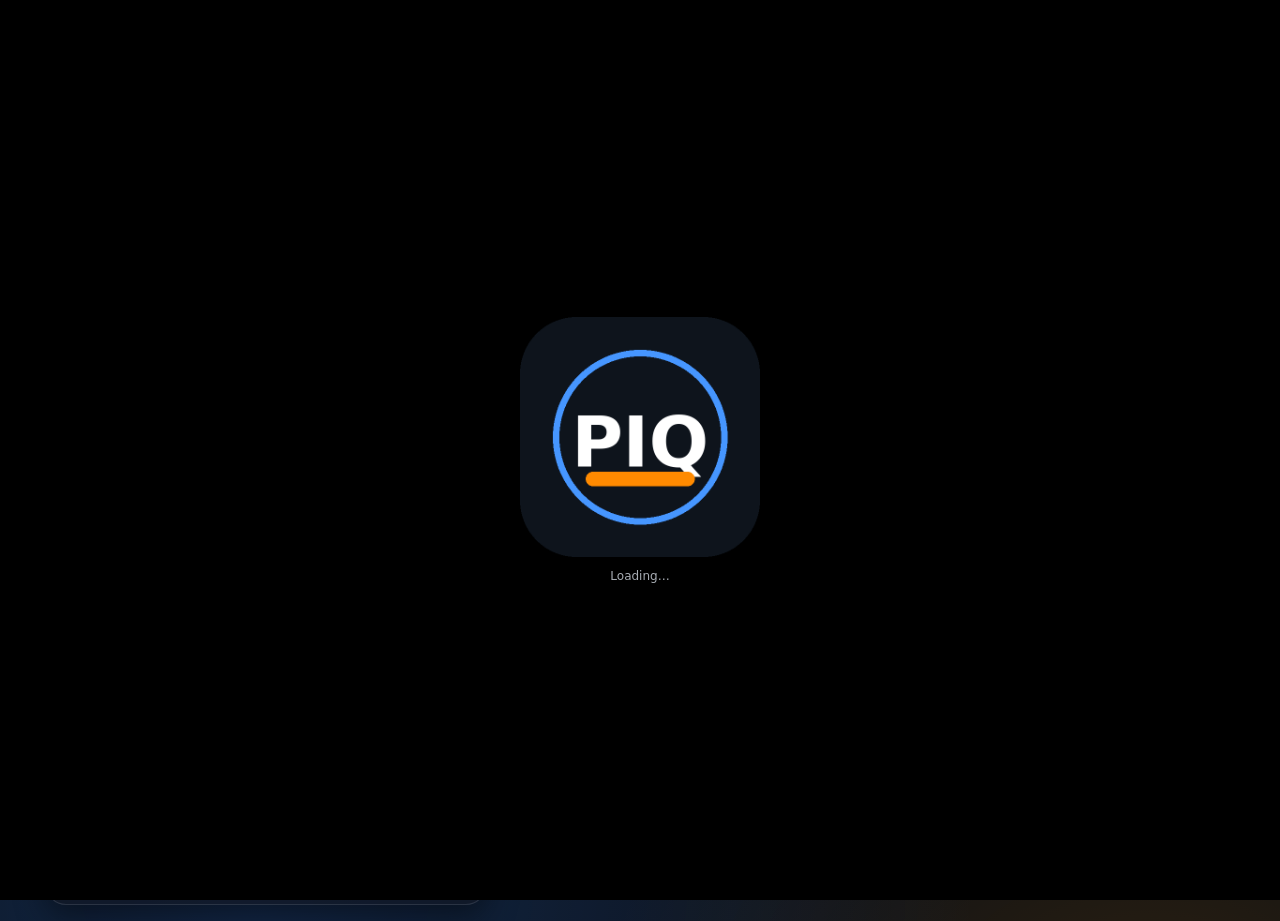
<file: index.html>
<!doctype html>
<html lang="en">
<head>
  <meta charset="utf-8">
  <meta name="viewport" content="width=device-width, initial-scale=1">
  <meta name="theme-color" content="#0b0f14">
  <title>PerformanceIQ</title>
  <link rel="icon" href="./icon-192.png">
  <link rel="manifest" href="./manifest.json">
  <link rel="stylesheet" href="./app.css">
</head>
<body>
  <div id="splash">
    <div id="splashCard">
      <img src="./logo.png" alt="Logo">
      <div class="small">Loading…</div>
    </div>
  </div>

  <div id="onboard" style="display:none"></div>

  <div class="topbar">
    <div class="brand">
      <img src="./logo.png" alt="Logo">
      <div class="brandTitle">PerformanceIQ</div>
      <div class="chip">phase45-20260203-042316</div>
      <div class="pill" id="rolePill">Role: —</div>
      <div class="pill" id="trialPill">—</div>
    </div>
    <div class="nav" role="navigation" aria-label="Primary">
      <button id="nav-profile" type="button">Profile</button>
      <button id="nav-program" type="button">Program</button>
      <button id="nav-log" type="button">Log</button>
      <button id="nav-performance" type="button">Performance</button>
      <button id="nav-dashboard" type="button">Dashboard</button>
      <button id="nav-team" type="button">Team</button>
      <button id="nav-parent" type="button">Parent</button>
      <button id="nav-settings" type="button">Settings</button>
    </div>
  </div>

  <div class="container">
    <div class="grid">
      <div class="card" id="tab-profile">
        <h2>Profile</h2>
        <div class="row">
          <div class="field">
            <label for="sport">Sport</label>
            <select id="sport">
              <option value="basketball">Basketball</option>
              <option value="football">Football</option>
              <option value="baseball">Baseball</option>
              <option value="volleyball">Volleyball</option>
              <option value="soccer">Soccer</option>
            </select>
          </div>
          <div class="field">
            <label for="level">Level</label>
            <select id="level">
              <option value="youth">Youth development</option>
              <option value="hs">High school</option>
              <option value="college">College prep</option>
            </select>
          </div>
        </div>

        <div class="row" style="margin-top:10px">
          <div class="field">
            <label for="days">Days per week</label>
            <select id="days"><option value="3">3</option><option value="4" selected>4</option><option value="5">5</option></select>
          </div>
          <div class="field">
            <label for="programLevel">Program</label>
            <select id="programLevel"><option value="easy">Easy</option><option value="standard" selected>Standard</option><option value="advanced">Advanced</option></select>
          </div>
          <div class="field">
            <label for="focus">Primary focus</label>
            <select id="focus"><option value="balanced">Balanced</option><option value="faster">Get faster</option><option value="jump">Jump higher</option><option value="power">Explosive power</option></select>
          </div>
        </div>

        <div class="row" style="margin-top:10px">
          <div class="field">
            <label for="secondary">Secondary focus (optional)</label>
            <select id="secondary"><option value="none" selected>None</option><option value="conditioning">Conditioning</option><option value="strength">Strength</option><option value="quickness">Quickness / COD</option><option value="mobility">Mobility / Injury prevention</option><option value="skill">Skill volume</option></select>
          </div>
          <div class="field">
            <label for="position">Position</label>
            <select id="position"></select>
          </div>
          <div class="field">
            <label for="skill">Skill emphasis</label>
            <select id="skill"></select>
          </div>
        </div>

        <div class="row" style="margin-top:10px">
          <div class="field">
            <label for="landmine">Include landmine work</label>
            <select id="landmine"><option value="on" selected>On</option><option value="off">Off</option></select>
          </div>
          <div class="field">
            <label>Wellness today</label>
            <div class="sliderRow">
              <input id="wellness" type="range" min="1" max="10" step="1" value="7">
              <div class="sliderNum" id="wellnessNum">7</div>
            </div>
            <div class="small">1 = low readiness • 10 = great</div>
          </div>
          <div class="field">
            <label for="notes">Notes (optional)</label>
            <textarea id="notes" placeholder="Anything to consider today (practice/game/soreness)…"></textarea>
          </div>
        </div>

        <div class="btnRow">
          <button class="btn" id="btnGenerateWeek" type="button">Generate weekly microcycle</button>
          <button class="btn secondary" id="btnShowToday" type="button">Show today’s session</button>
        </div>

        <div class="wcard" style="margin-top:12px">
          <div class="whead"><div class="wtitle">Auto micro-goals</div><div class="badge">weekly</div></div>
          <div id="microGoals" class="small" style="margin-top:10px"></div>
        </div>
      </div>

      <div>
        <div class="card" id="tab-program" style="display:none">
          <h2>Program</h2>
          <div class="btnRow hidePrint">
            <button class="btn" id="btnPrintWeek" type="button">Export weekly PDF</button>
            <button class="btn secondary" id="btnPrintToday" type="button">Export today PDF</button>
          </div>
          <div id="programOutput" class="small">Generate a weekly microcycle from Profile.</div>
        </div>

        <div class="card" id="tab-log" style="display:none">
          <h2>Workout log</h2>
          <div class="row">
            <div class="field" style="max-width:220px"><label for="logDate">Date</label><input id="logDate" type="date"></div>
            <div class="field" style="max-width:260px"><label for="logDay">Day in microcycle</label><select id="logDay"></select></div>
            <div class="field"><label for="injuryFlag">Injury log</label><select id="injuryFlag"><option value="none" selected>None</option><option value="soreness">Soreness</option><option value="pain">Pain</option><option value="injury">Injury</option></select></div>
          </div>
          <div class="small" style="margin-top:8px">Enter weights for each set (lbs). Saved locally.</div>
          <div id="logContainer" style="margin-top:10px"></div>
          <div class="btnRow">
            <button class="btn" id="btnSaveLog" type="button">Save log</button>
            <button class="btn secondary" id="btnExportCSV" type="button">Export logs CSV</button>
          </div>
        </div>

        <div class="card" id="tab-performance" style="display:none">
          <h2>Performance tests</h2>
          <div class="small">Track key numbers over time (saved locally).</div>
          <div class="row" style="margin-top:10px">
            <div class="field"><label for="testDate">Date</label><input id="testDate" type="date"></div>
            <div class="field"><label for="vert">Vertical jump (in)</label><input id="vert" inputmode="decimal" placeholder="e.g., 28.5"></div>
            <div class="field"><label for="sprint10">10 yd / 10 m time (sec)</label><input id="sprint10" inputmode="decimal" placeholder="e.g., 1.78"></div>
          </div>
          <div class="row" style="margin-top:10px">
            <div class="field"><label for="cod">COD test (sec) (optional)</label><input id="cod" inputmode="decimal" placeholder="e.g., 4.45"></div>
            <div class="field"><label for="bw">Bodyweight (lbs) (optional)</label><input id="bw" inputmode="decimal" placeholder="e.g., 179"></div>
            <div class="field"><label for="sleep">Sleep (hrs) (optional)</label><input id="sleep" inputmode="decimal" placeholder="e.g., 7.5"></div>
          </div>
          <div class="btnRow"><button class="btn" id="btnSaveTests" type="button">Save test entry</button></div>
          <div class="sectionGrid" style="margin-top:12px">
            <div class="wcard"><div class="whead"><div class="wtitle">Vertical jump trend</div><div class="badge">inches</div></div><canvas id="chartVert" width="900" height="220"></canvas></div>
            <div class="wcard"><div class="whead"><div class="wtitle">10 yd / 10 m trend</div><div class="badge">seconds</div></div><canvas id="chartSprint" width="900" height="220"></canvas></div>
          </div>
        </div>

        <div class="card" id="tab-dashboard" style="display:none">
          <h2>Dashboard</h2>
          <div class="small">Weekly strength volume trend from logs (sum(weight × reps)).</div>
          <canvas id="volChart" width="900" height="220"></canvas>
          <div id="dashSummary" class="small" style="margin-top:10px"></div>

          <div class="wcard" style="margin-top:12px">
            <div class="whead"><div class="wtitle">Weekly summary + prompts</div><div class="badge">coach</div></div>
            <div id="weeklySummary" class="small" style="margin-top:10px"></div>
            <div class="row" style="margin-top:10px">
              <div class="field"><label for="promptHard">What felt hardest?</label><input id="promptHard" placeholder="optional"></div>
              <div class="field"><label for="promptImprove">Where do you feel improvement?</label><input id="promptImprove" placeholder="optional"></div>
            </div>
            <div class="btnRow hidePrint">
              <button class="btn secondary" id="btnSavePrompts" type="button">Save prompt responses</button>
              <button class="btn secondary" id="btnPrintReport" type="button">Export weekly report PDF</button>
            </div>
          </div>

          <div class="wcard" style="margin-top:12px">
            <div class="whead"><div class="wtitle">Auto insights</div><div class="badge">suggestions</div></div>
            <div id="insights" class="small" style="margin-top:10px">Save logs to generate insights.</div>
          </div>
        </div>

        <div class="card" id="tab-team" style="display:none">
          <h2>Team</h2>
          <div class="small">Coach mode: roster + attendance + message board.</div>
          <div class="row" style="margin-top:10px">
            <div class="field"><label for="teamName">Team name</label><input id="teamName" placeholder="e.g., Trailblazers 16U"></div>
            <div class="field"><label for="compliance">Compliance mode</label><select id="compliance"><option value="off" selected>Off</option><option value="on">On (hide heavy lifts for underclassmen)</option></select></div>
          </div>

          <div class="wcard" style="margin-top:12px">
            <div class="whead"><div class="wtitle">Roster</div><div class="badge">local</div></div>
            <div class="row" style="margin-top:10px">
              <div class="field"><label for="athName">Name</label><input id="athName" placeholder="Athlete name"></div>
              <div class="field"><label for="athPos">Position</label><input id="athPos" placeholder="Position"></div>
              <div class="field"><label for="athGrade">Grade</label><input id="athGrade" inputmode="numeric" placeholder="e.g., 8"></div>
              <div class="field"><label for="athId">ID</label><input id="athId" placeholder="optional unique id"></div>
            </div>
            <div class="btnRow">
              <button class="btn" id="btnAddAthlete" type="button">Add athlete</button>
              <button class="btn secondary" id="btnExportTeam" type="button">Export team JSON</button>
              <button class="btn secondary" id="btnImportTeam" type="button">Import team JSON</button>
              <input id="fileTeam" type="file" accept="application/json" style="display:none">
            </div>
            <div id="rosterTable" style="margin-top:10px"></div>
          </div>

          <div class="wcard" style="margin-top:12px">
            <div class="whead"><div class="wtitle">Attendance</div><div class="badge">per session</div></div>
            <div class="row" style="margin-top:10px"><div class="field" style="max-width:220px"><label for="attDate">Date</label><input id="attDate" type="date"></div></div>
            <div id="attendanceTable" style="margin-top:10px"></div>
            <div class="btnRow"><button class="btn" id="btnSaveAttendance" type="button">Save attendance</button></div>
          </div>

          <div class="wcard" style="margin-top:12px">
            <div class="whead"><div class="wtitle">Team message board</div><div class="badge">alignment</div></div>
            <label class="small" style="margin-top:8px">This week’s focus</label>
            <textarea id="teamBoard" placeholder="Example: acceleration mechanics + finishing."></textarea>
            <div class="btnRow"><button class="btn secondary" id="btnSaveBoard" type="button">Save board</button></div>
          </div>
        </div>

        <div class="card" id="tab-parent" style="display:none">
          <h2>Parent view</h2>
          <div class="small">Read-only: goals + attendance.</div>
          <div class="row" style="margin-top:10px">
            <div class="field"><label for="parentAthlete">Select athlete</label><select id="parentAthlete"></select></div>
            <div class="field"><label for="parentMode">Parent view mode</label><select id="parentMode"><option value="goals_attendance" selected>Goals + attendance only</option></select></div>
          </div>
          <div class="sectionGrid" style="margin-top:12px">
            <div class="wcard"><div class="whead"><div class="wtitle">Attendance</div><div class="badge">%</div></div><div id="parentAttendance" class="small" style="margin-top:10px">No team data yet.</div></div>
            <div class="wcard"><div class="whead"><div class="wtitle">Goals</div><div class="badge">weekly</div></div><div id="parentGoals" class="small" style="margin-top:10px"></div></div>
            <div class="wcard"><div class="whead"><div class="wtitle">Monthly progress report</div><div class="badge">print</div></div>
              <div class="small" style="margin-top:10px">Print this screen to PDF for a simple narrative report.</div>
              <div class="btnRow hidePrint"><button class="btn secondary" id="btnPrintParent" type="button">Export parent report PDF</button></div>
            </div>
          </div>
        </div>

        <div class="card" id="tab-settings" style="display:none">
          <h2>Settings</h2>
          <div class="wcard">
            <div class="whead"><div class="wtitle">Trial & license</div><div class="badge">offline gate</div></div>
            <div id="licenseStatus" class="small" style="margin-top:10px">—</div>
            <div class="row" style="margin-top:10px"><div class="field"><label for="licenseKey">Enter license key</label><input id="licenseKey" placeholder="XXXXXXXXXXXX"><div class="small">Offline lock for this device only.</div></div></div>
            <div class="btnRow"><button class="btn ok" id="btnActivate" type="button">Activate 12-month license</button><button class="btn secondary" id="btnResetData" type="button">Reset all saved data</button></div>
            <div class="small" style="margin-top:8px">After trial ends, Settings is the only accessible tab until activated.</div>
          </div>

          <div class="wcard" style="margin-top:12px">
            <div class="whead"><div class="wtitle">Export / Import</div><div class="badge">backup</div></div>
            <div class="btnRow"><button class="btn secondary" id="btnExportAll" type="button">Export all data JSON</button><button class="btn secondary" id="btnImportAll" type="button">Import all data JSON</button><input id="fileAll" type="file" accept="application/json" style="display:none"></div>
          </div>

          <div class="wcard" style="margin-top:12px">
            <div class="whead"><div class="wtitle">Safety</div><div class="badge">info</div></div>
            <div class="small" style="margin-top:10px">General training planner only. Stop if pain increases. Use “Injury log” and reduce volume on low wellness days.</div>
          </div>
        </div>
      </div>
    </div>
  </div>

  <script src="./boot.js"></script>
  <script src="./core.js"></script>
</body>
</html>
</file>
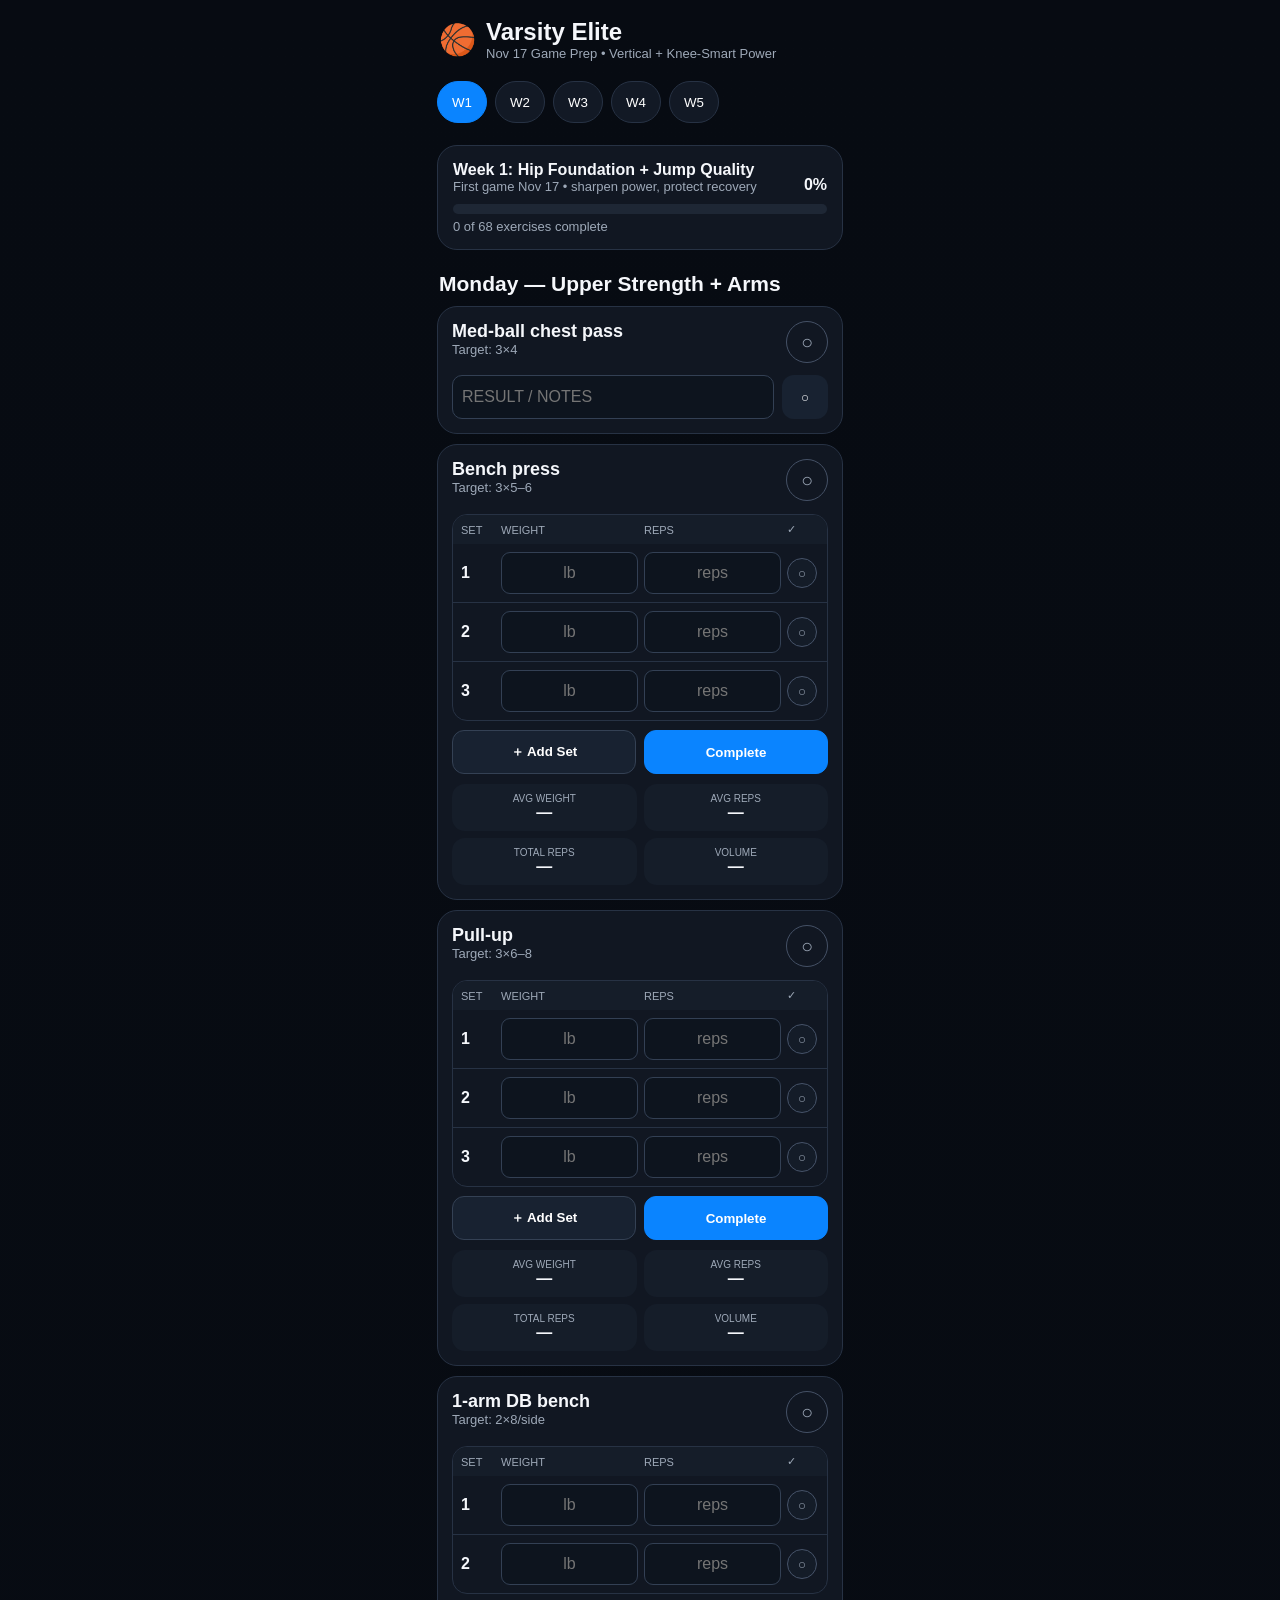
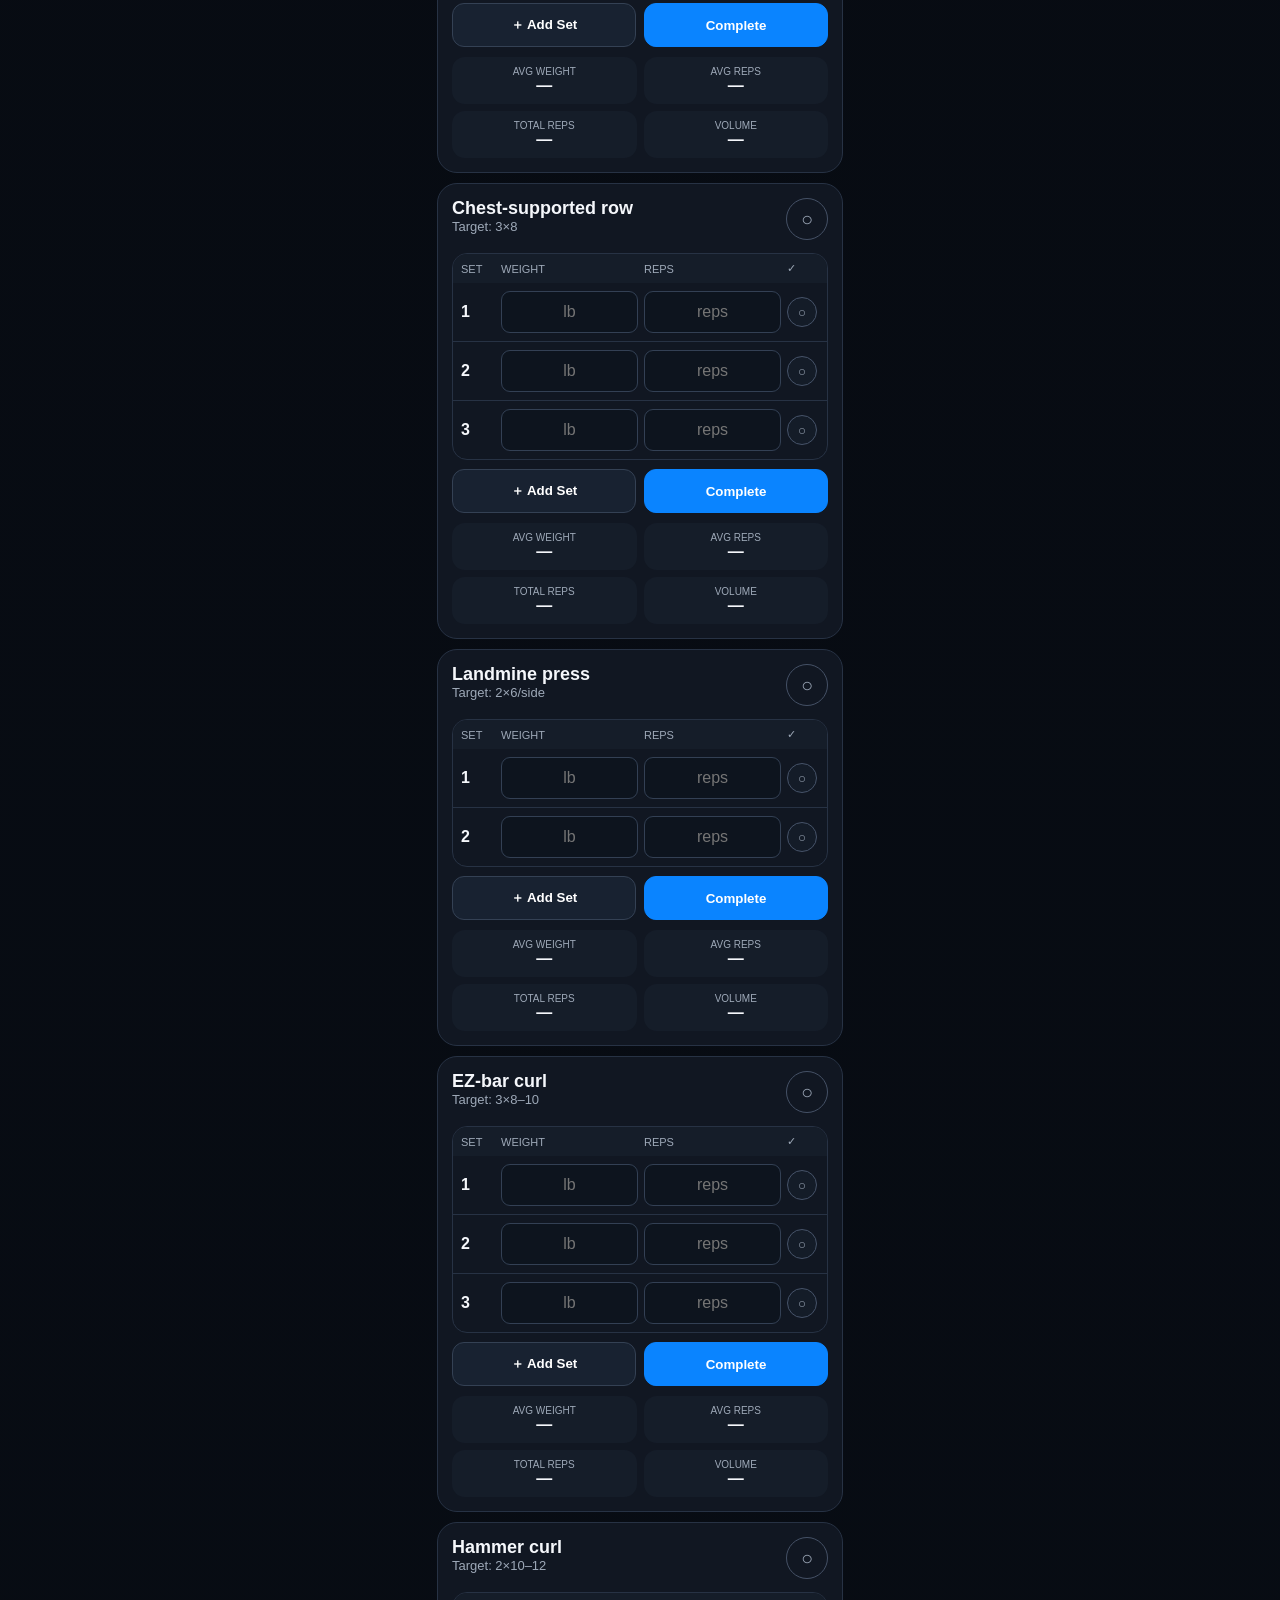
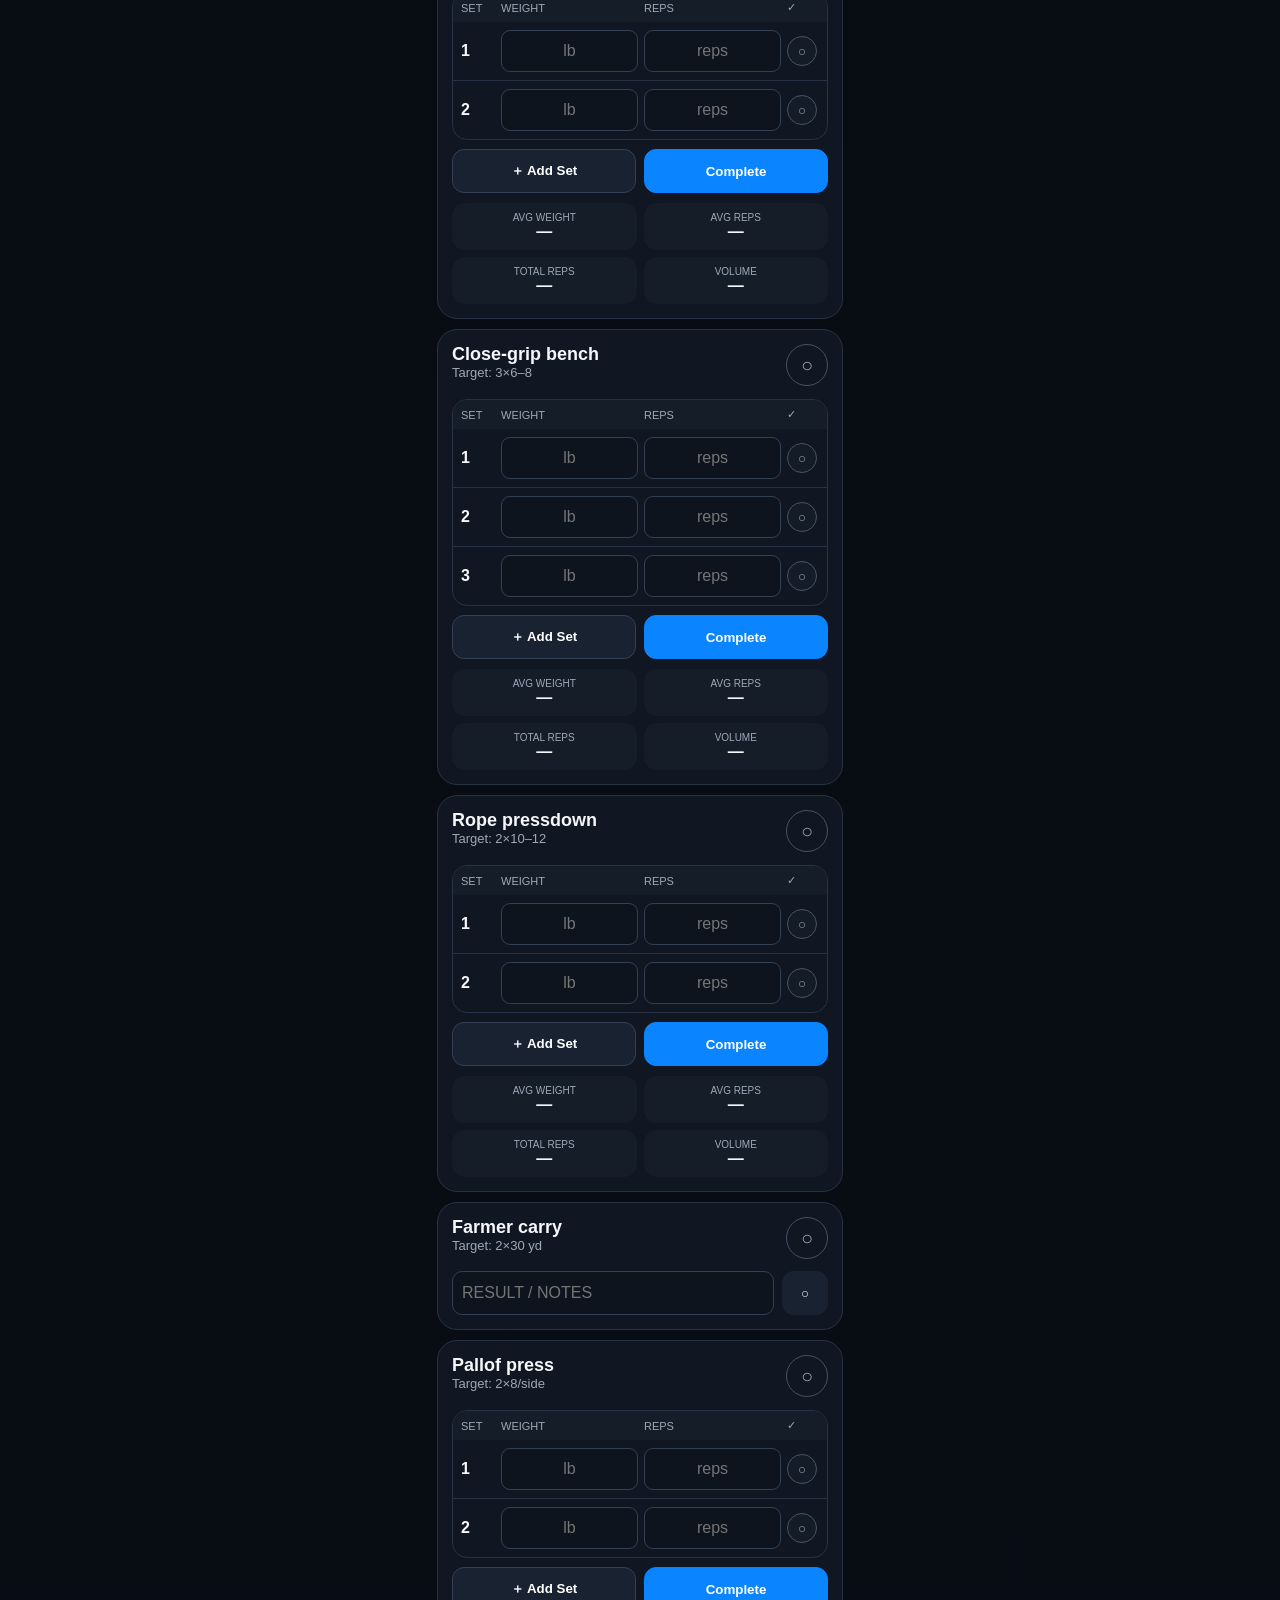
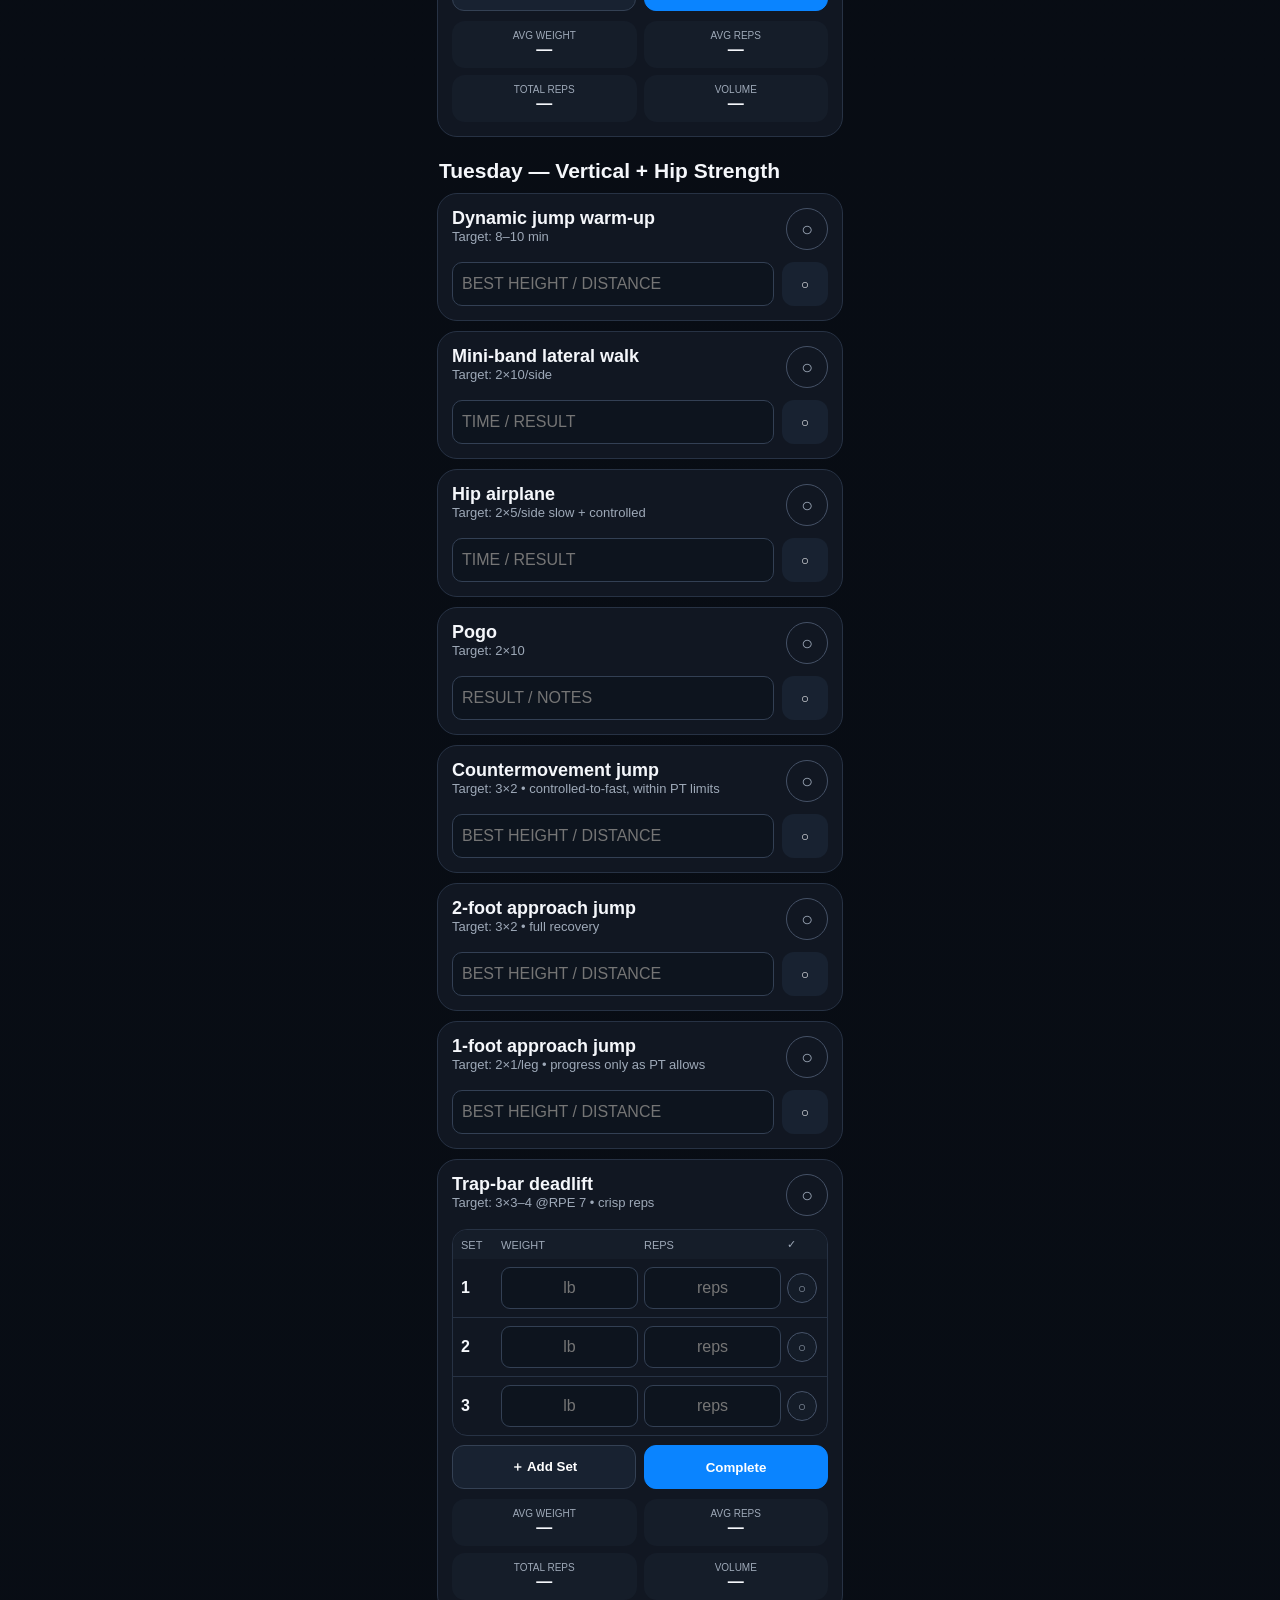
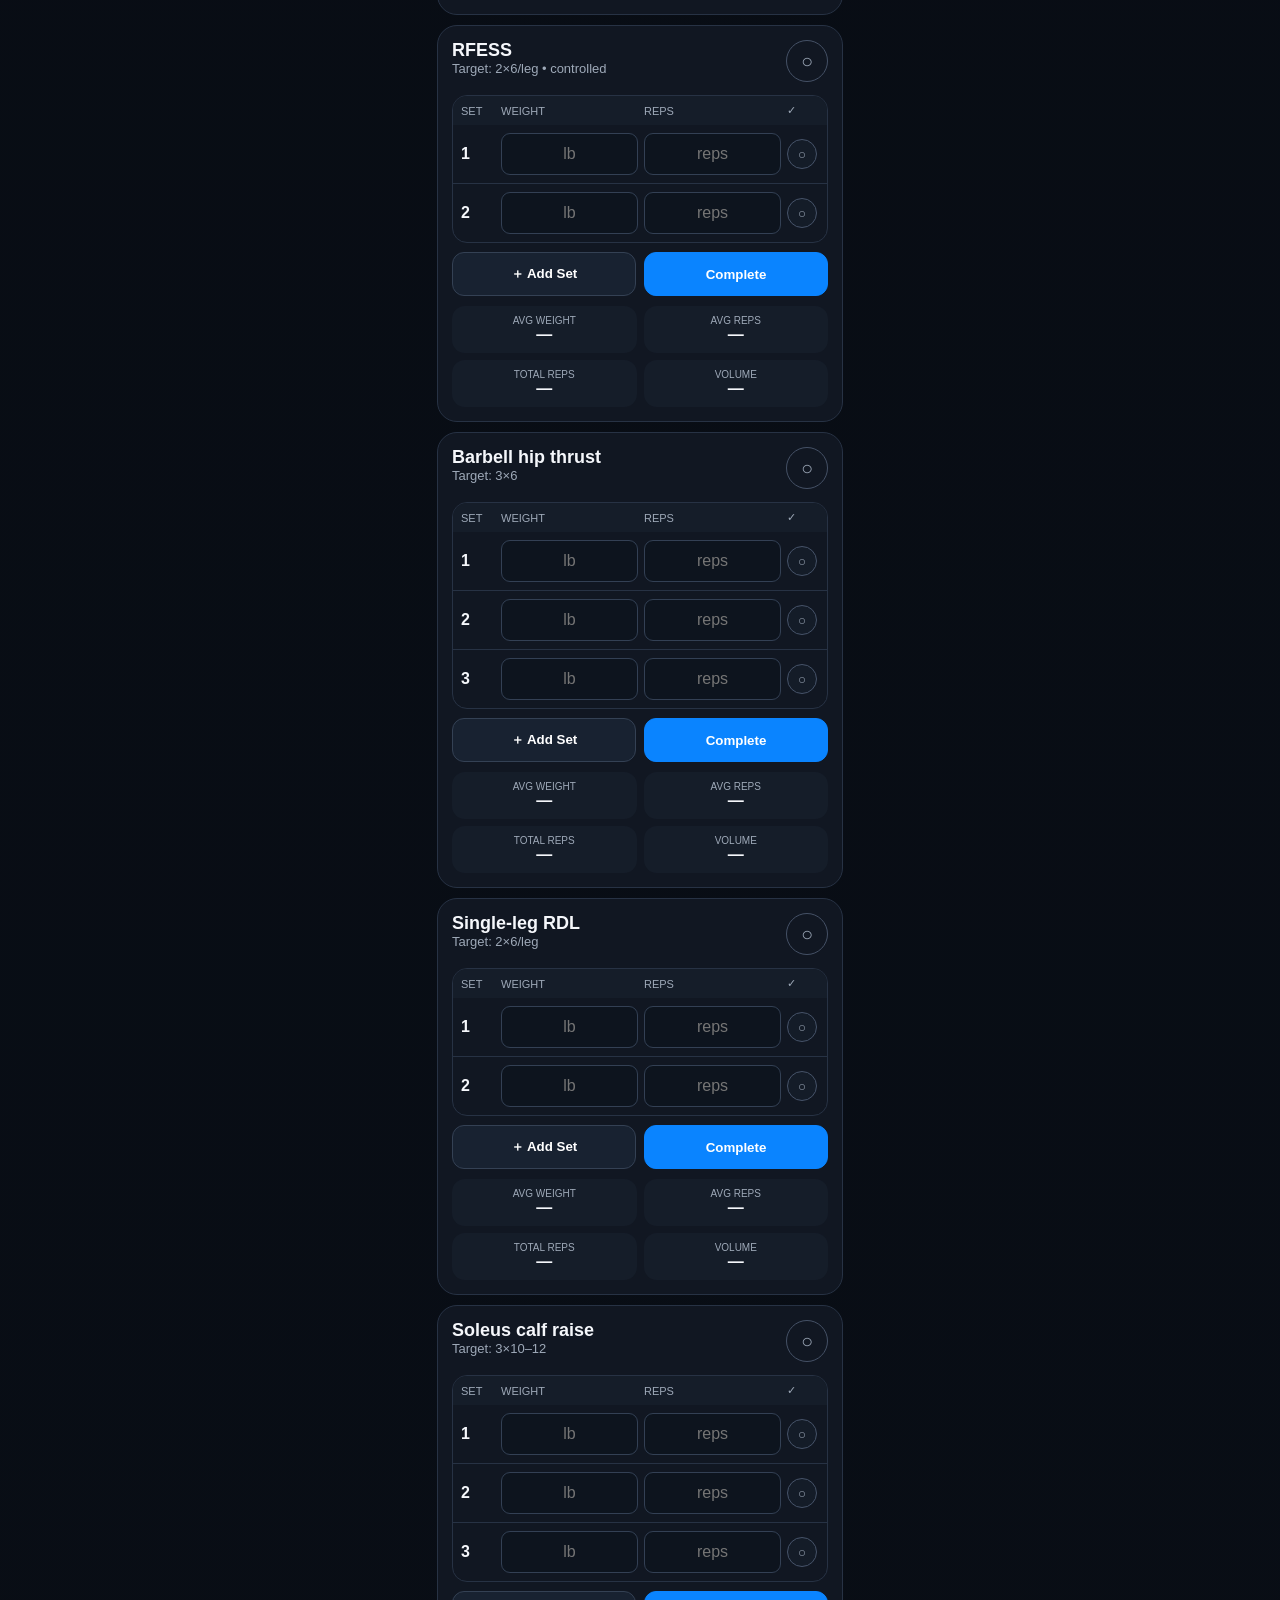
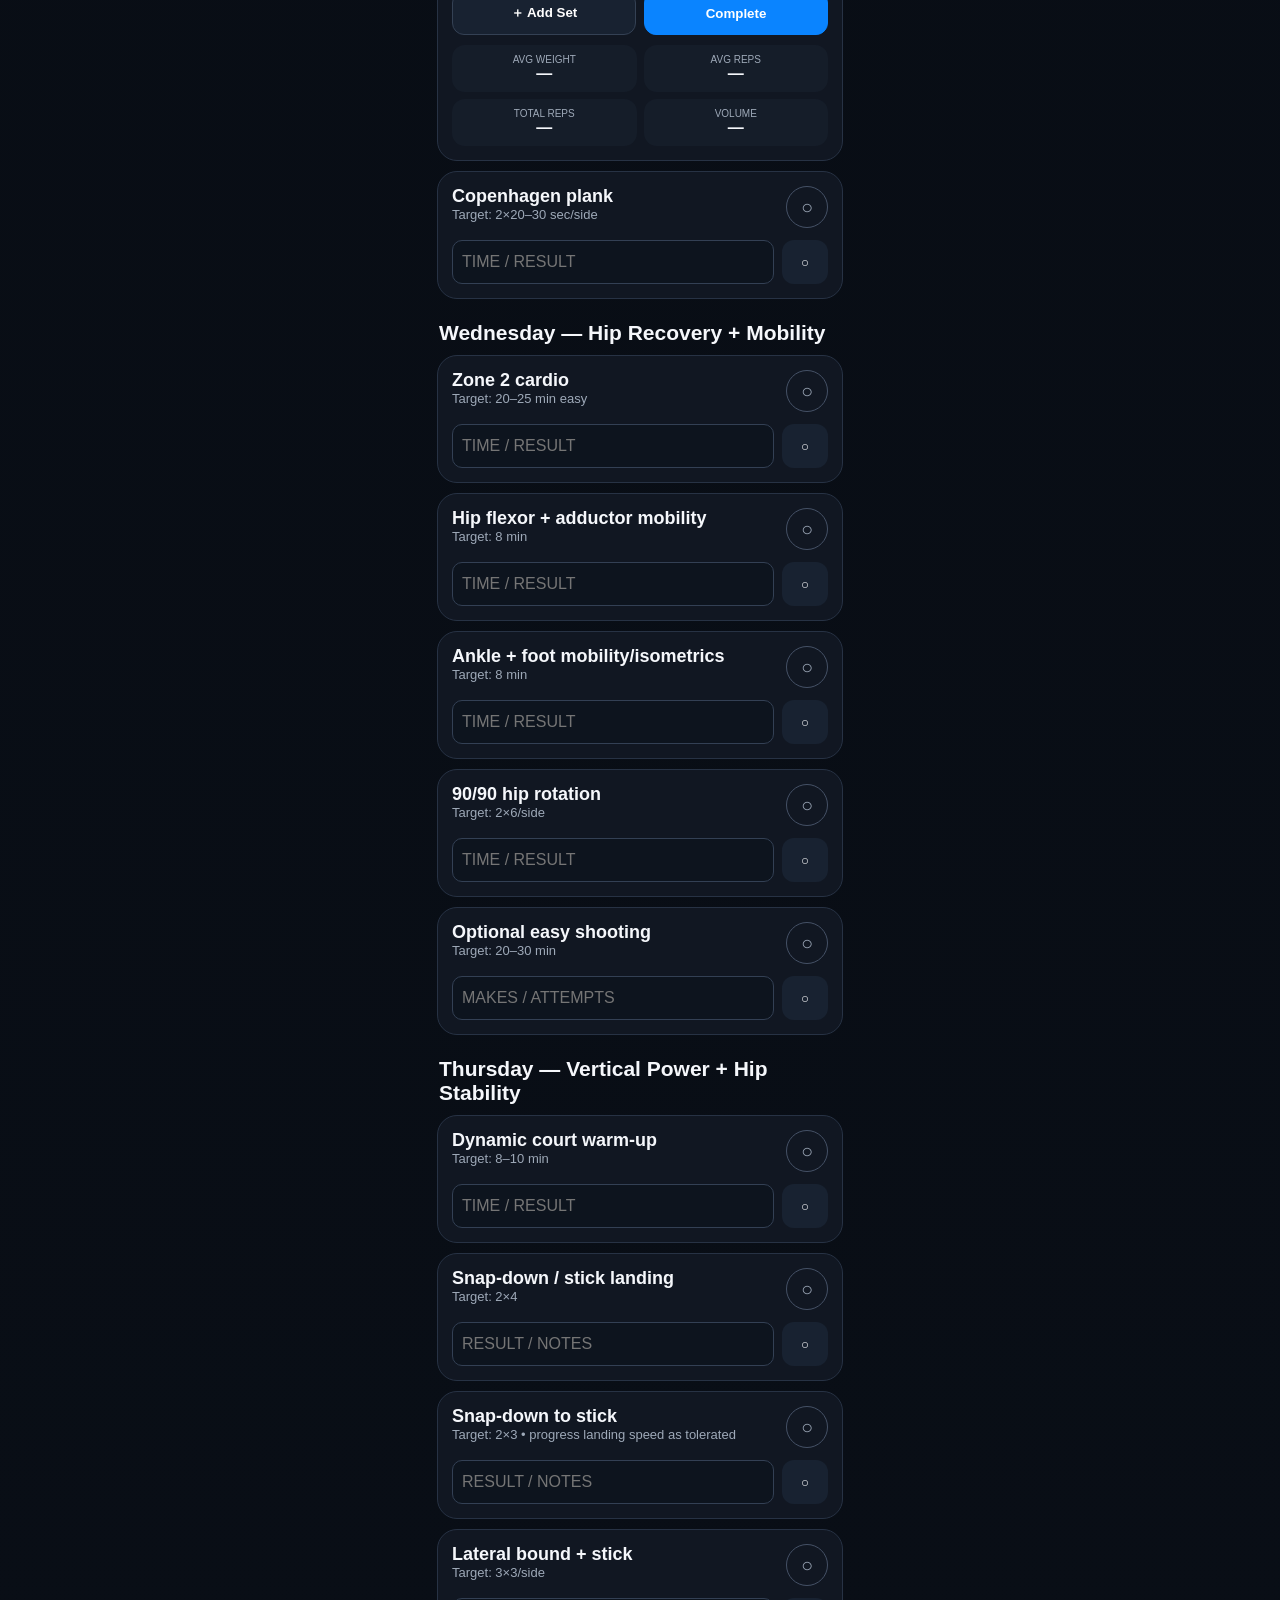
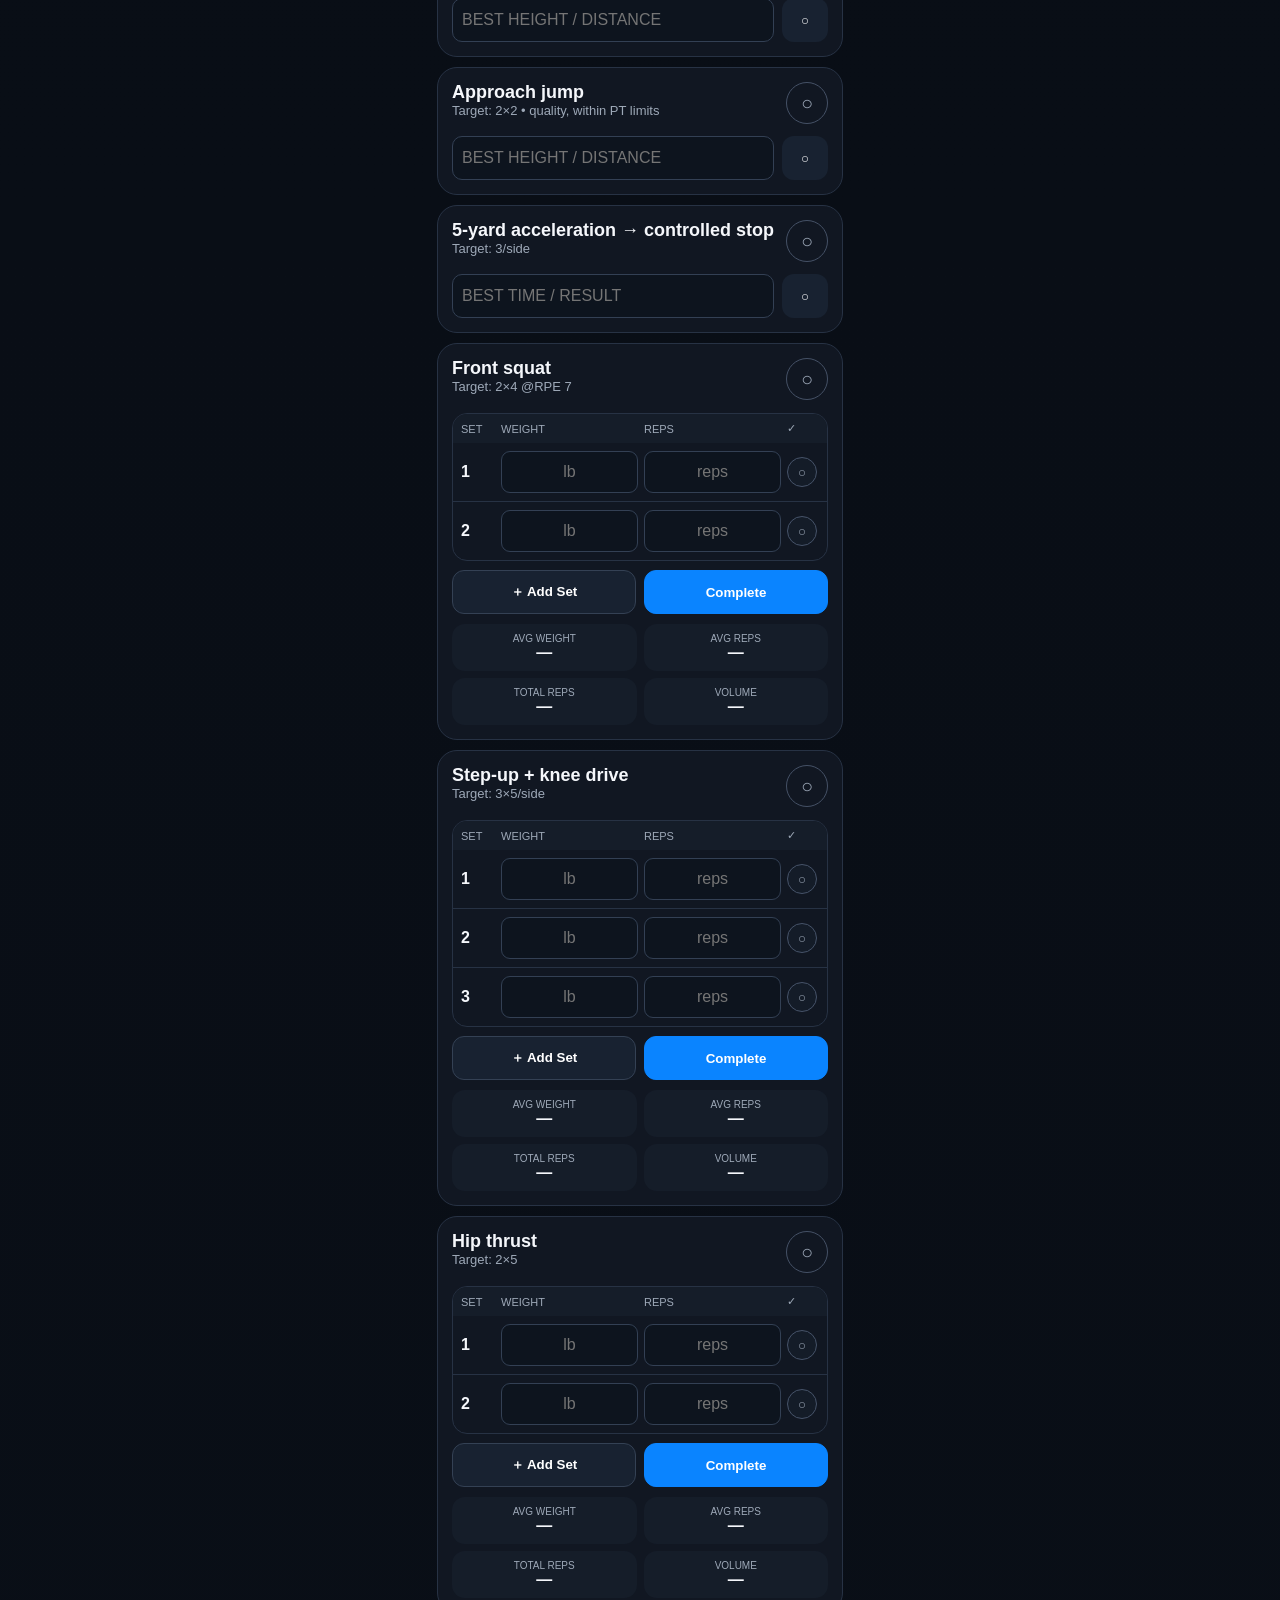
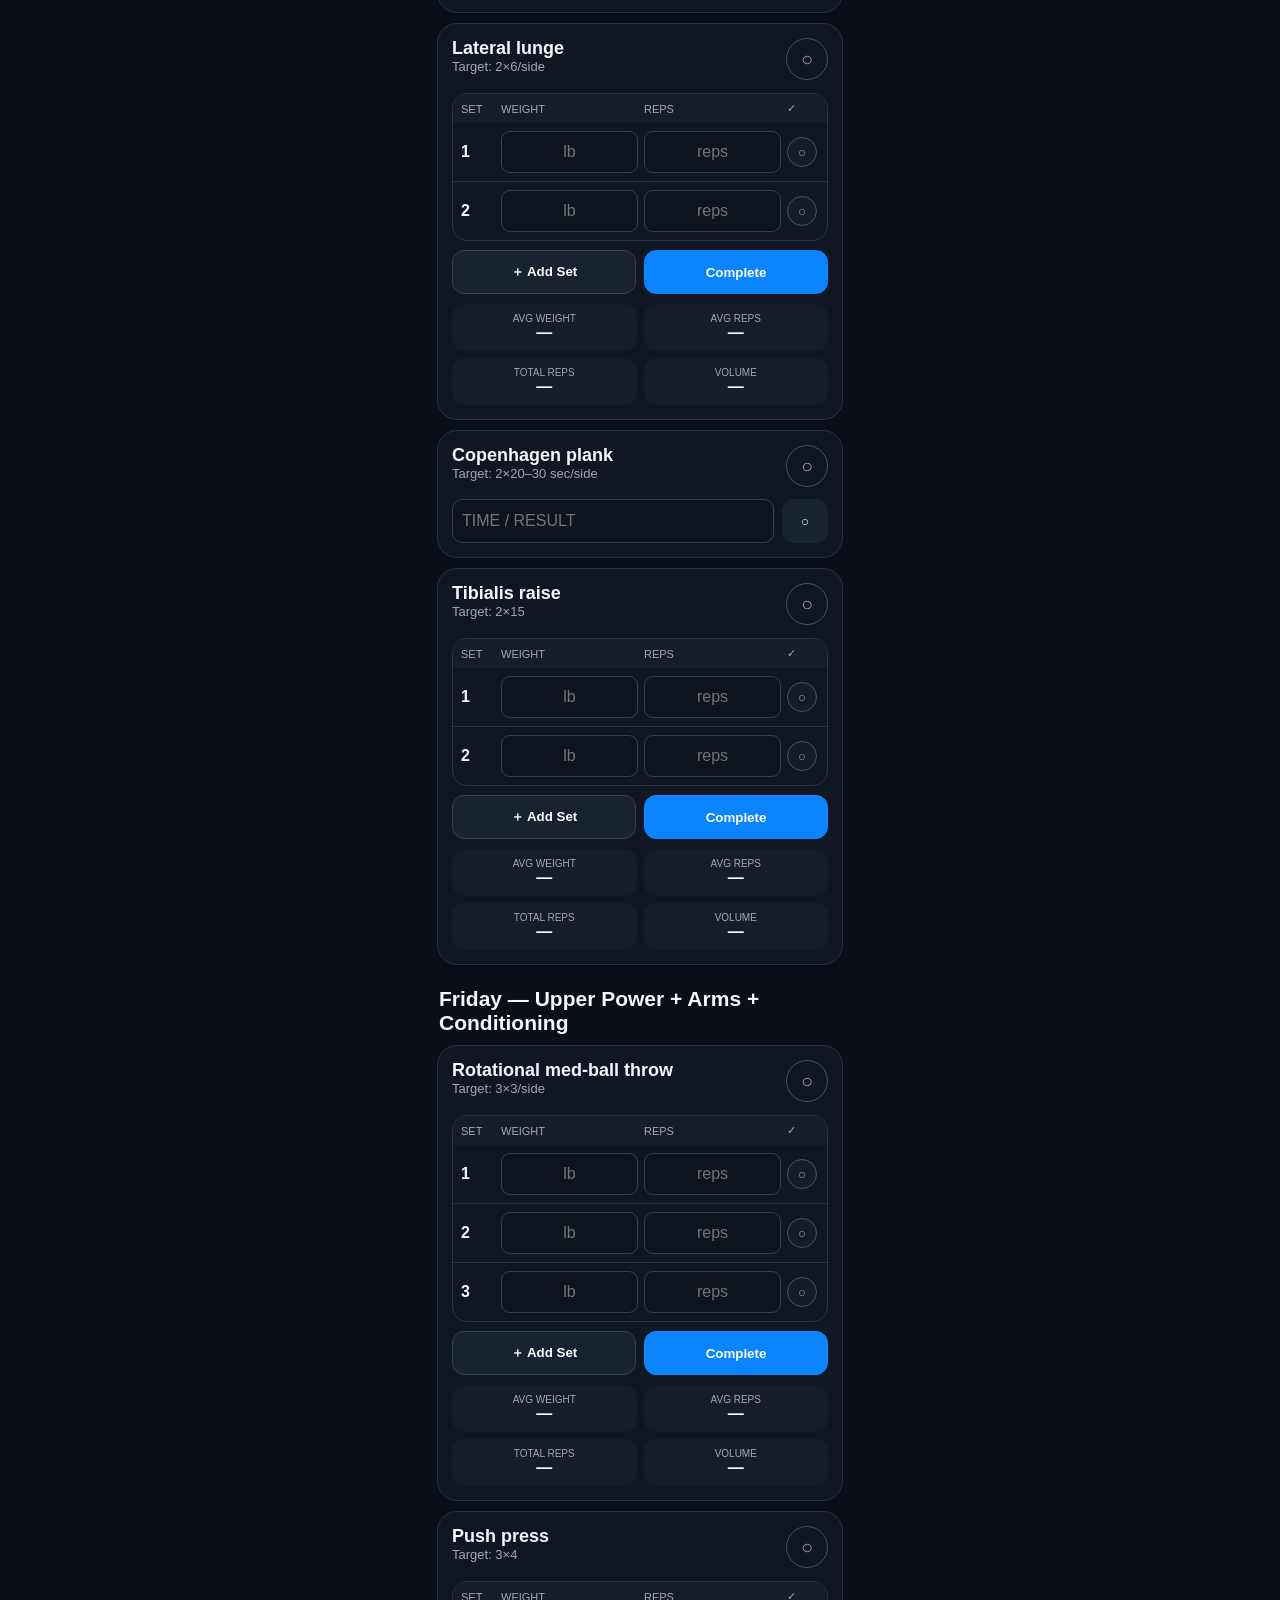
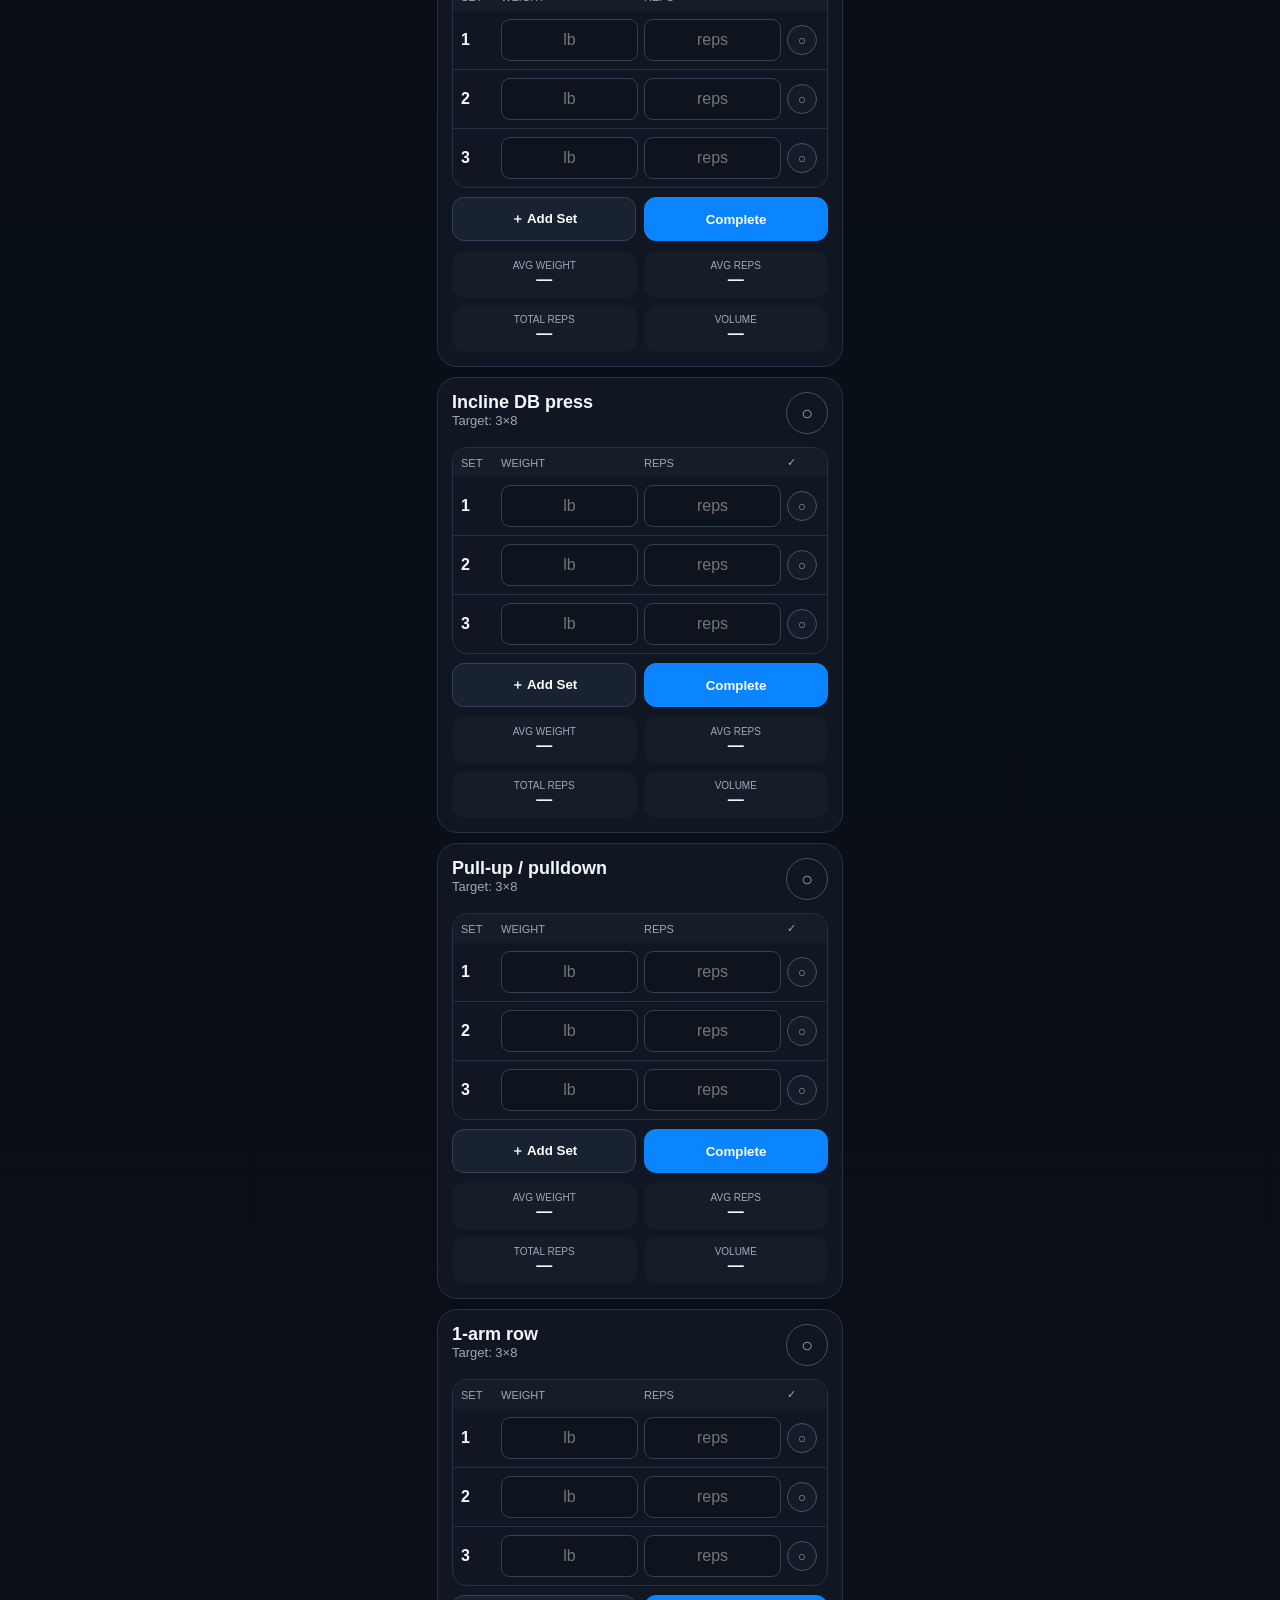
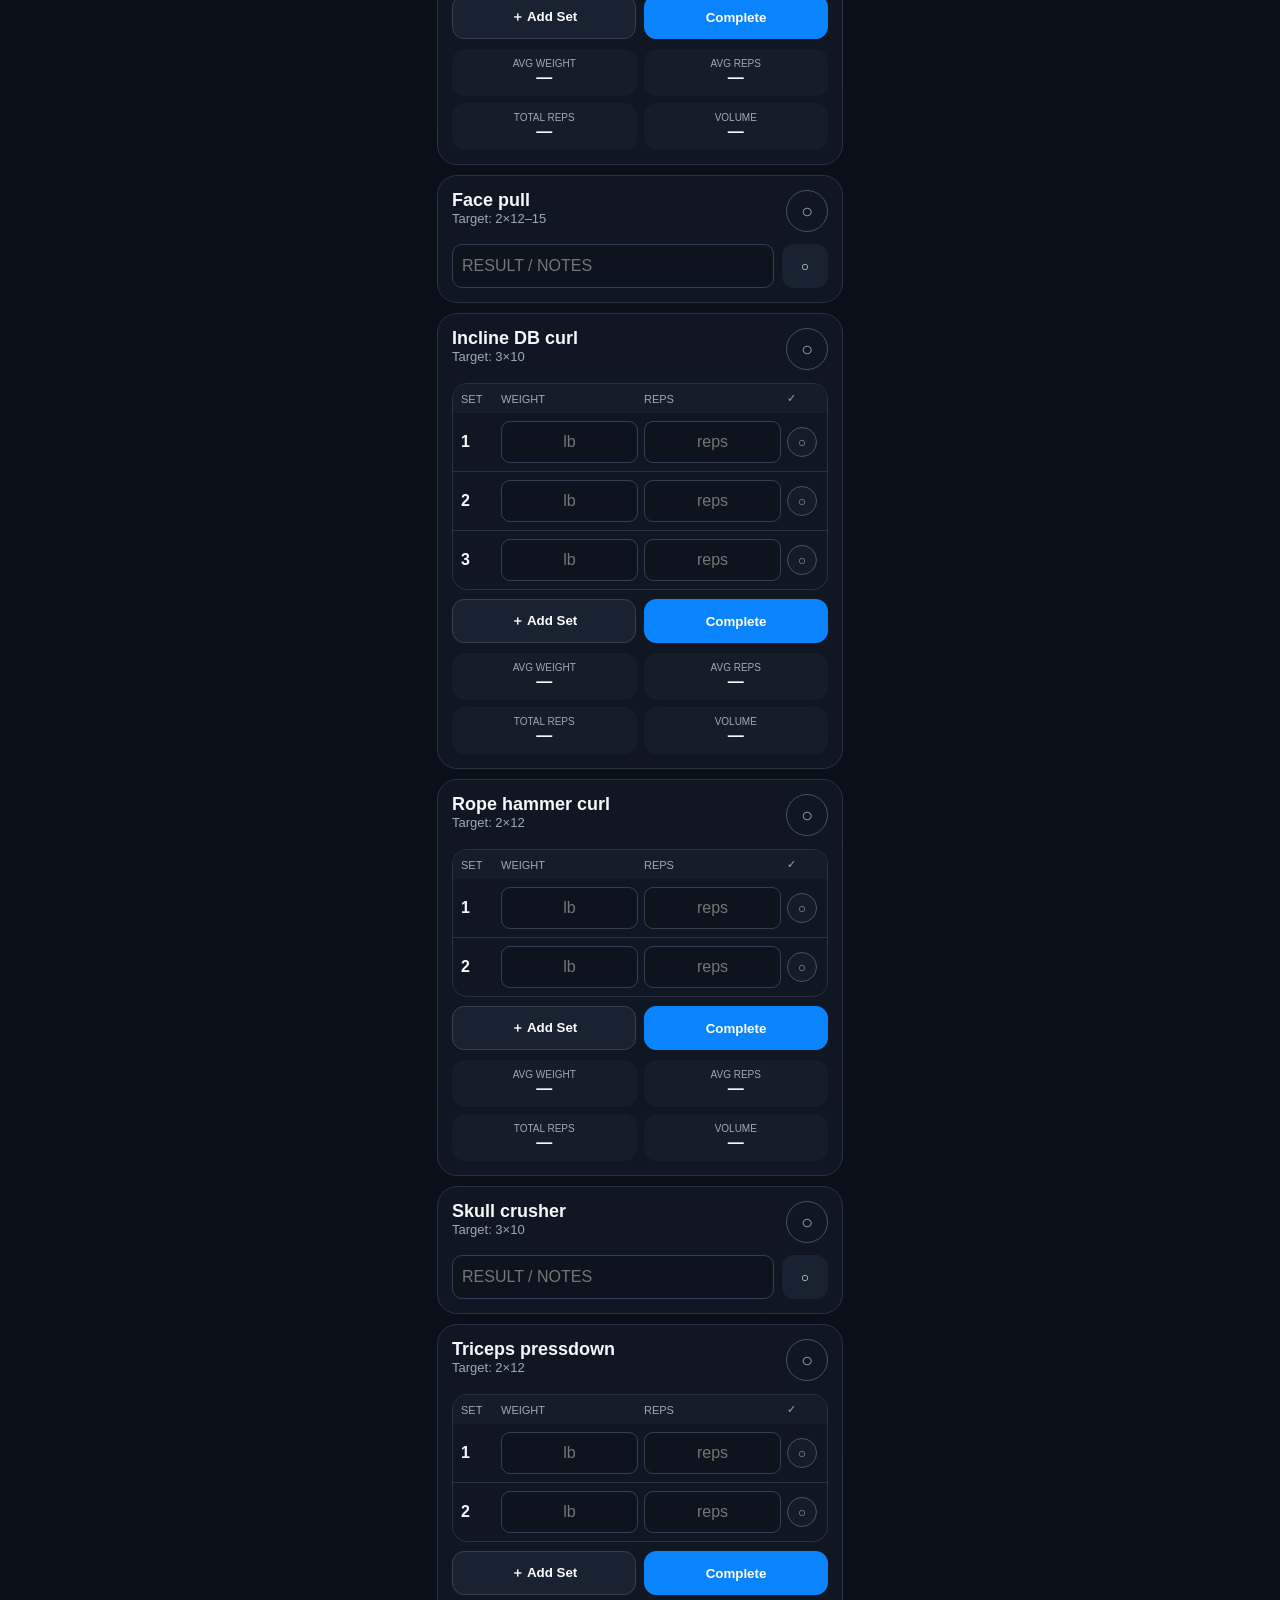
<file: ppl-explosive/index.html>
<!doctype html><meta charset="utf-8"><meta name="viewport" content="width=device-width,initial-scale=1,maximum-scale=1,viewport-fit=cover"><title>Varsity Elite</title><style>*{box-sizing:border-box}:root{--b:#0a84ff;--g:#30d58a;--bg:#070b12;--p:#111722;--l:#273244;--m:#9ea9b8}body{margin:0;background:linear-gradient(#070b12,#0b111a);color:#f5f7fb;font:16px -apple-system,BlinkMacSystemFont,"Segoe UI",sans-serif}.app{width:100%;max-width:430px;margin:auto;padding:10px 12px calc(92px + env(safe-area-inset-bottom))}.brand{display:flex;gap:10px;align-items:center;padding:8px 2px}h1{font-size:24px;margin:0}.sub,.target,.small{color:var(--m);font-size:13px}.weeks{display:flex;gap:8px;overflow:auto;padding:12px 0}.weeks button{min-width:50px;height:42px;border:1px solid var(--l);border-radius:22px;background:#121925;color:white}.weeks .on{background:var(--b);border-color:var(--b)}.phase,.exercise,.monitor{background:var(--p);border:1px solid var(--l);border-radius:20px}.phase,.monitor{padding:15px;margin:10px 0}.top{display:flex;justify-content:space-between;align-items:end}.bar{height:10px;background:#1e2735;border-radius:20px;overflow:hidden;margin:10px 0 5px}.bar i{display:block;height:100%;background:linear-gradient(90deg,var(--b),var(--g))}.day{margin:22px 0}.day h2{font-size:21px;margin:0 2px 8px}.exercise{padding:14px;margin:10px 0}.head{display:grid;grid-template-columns:1fr 42px;gap:10px}.name{font-size:18px;font-weight:800}.complete{width:42px;height:42px;border-radius:50%;border:1px solid #455166;background:#111722;color:#9aa5b5;font-size:20px}.done{opacity:.72}.done .complete,.setdone.on{background:var(--g);border-color:var(--g);color:#062116}.done .name{text-decoration:line-through}.table{border:1px solid var(--l);border-radius:15px;overflow:hidden;margin-top:13px}.row{display:grid;grid-template-columns:34px 1fr 1fr 32px;gap:6px;align-items:center;padding:8px;border-top:1px solid var(--l)}.row:first-child{border:0}.hdr{background:#151d29;color:var(--m);font-size:11px;text-transform:uppercase}.row input{width:100%;min-width:0;height:42px;background:#0d141e;color:white;border:1px solid #334054;border-radius:9px;text-align:center;font-size:16px}.setdone{width:30px;height:30px;border-radius:50%;border:1px solid #465369;background:#141c28;color:#98a3b3}.actions{display:grid;grid-template-columns:1fr 1fr;gap:8px;margin-top:9px}.actions button{min-height:44px;border-radius:12px;border:1px solid #344154;background:#182231;color:white;font-weight:700}.actions .primary{background:var(--b);border-color:var(--b)}.stats{display:grid;grid-template-columns:1fr 1fr;gap:7px;margin-top:10px}.stat{background:#151d29;border-radius:13px;padding:9px;text-align:center}.stat small{display:block;color:var(--m);font-size:10px;text-transform:uppercase}.suggest{margin-top:10px;padding:11px 12px;border-radius:13px;background:#0c2238;border:1px solid #174a78}.suggest small{display:block;color:#7ebcff;font-size:10px;text-transform:uppercase;letter-spacing:.04em}.suggest b{display:block;margin-top:3px;font-size:15px}.suggest span{display:block;margin-top:3px;color:var(--m);font-size:12px}.simple{margin-top:12px;display:grid;grid-template-columns:1fr 46px;gap:8px}.simple input{height:44px;background:#0d141e;color:white;border:1px solid #334054;border-radius:10px;padding:9px;font-size:16px}.simple button{border:0;border-radius:12px;background:#182231;color:white}.simple button.on{background:var(--g);color:#062116}.grid{display:grid;grid-template-columns:1fr 1fr;gap:8px}.metric{background:#151d29;padding:9px;border-radius:12px}.metric label{display:block;color:var(--m);font-size:11px}.metric input{width:100%;height:40px;background:#0d141e;color:white;border:1px solid #334054;border-radius:8px;margin-top:4px;padding:7px}.rule{margin-top:12px;border-left:4px solid #ffd60a;background:#2b2609;color:#fff6b7;padding:10px;border-radius:9px;font-size:13px}@media(max-width:520px){
body{font-size:15px;overflow-x:hidden}
.app{max-width:430px;padding:8px 10px calc(88px + env(safe-area-inset-bottom))}
.brand{position:sticky;top:0;z-index:10;background:rgba(7,11,18,.96);backdrop-filter:blur(12px);padding:10px 2px 8px}
h1{font-size:22px}.sub{font-size:12px}
.weeks{position:sticky;top:62px;z-index:9;background:rgba(7,11,18,.96);padding:8px 0 10px;scrollbar-width:none}.weeks::-webkit-scrollbar{display:none}.weeks button{min-width:52px;height:44px;font-size:15px}
.phase{padding:13px;margin:6px 0 14px;border-radius:16px}
.day{margin:18px 0}.day h2{font-size:19px;line-height:1.2;margin:0 2px 8px}
.exercise{padding:12px;margin:8px 0;border-radius:16px}.head{grid-template-columns:minmax(0,1fr) 44px;align-items:start}.name{font-size:17px;line-height:1.2}.target{margin-top:4px;line-height:1.3}
.complete{width:44px;height:44px;touch-action:manipulation}
.table{margin-top:11px;border-radius:12px}.row{grid-template-columns:28px minmax(0,1fr) minmax(0,1fr) 34px;padding:6px 4px;gap:4px}.row input{height:46px;font-size:16px}.setdone{width:34px;height:34px}
.actions{gap:7px}.actions button{min-height:48px;font-size:15px;touch-action:manipulation}
.stats{grid-template-columns:1fr 1fr}.stat{padding:8px 5px}.stat b{font-size:14px}
.simple{grid-template-columns:minmax(0,1fr) 48px}.simple input{height:48px;font-size:16px}.simple button{min-height:48px;touch-action:manipulation}
.grid{grid-template-columns:1fr 1fr}.metric{padding:8px}.metric input{height:44px;font-size:16px}
.monitor{padding:13px;border-radius:16px}.monitor h2{font-size:19px;margin-top:0}
.suggest{padding:10px}
}
@media(max-width:360px){.app{padding-left:7px;padding-right:7px}.grid{grid-template-columns:1fr}.weeks button{min-width:48px}.name{font-size:16px}.row{grid-template-columns:25px minmax(0,1fr) minmax(0,1fr) 32px}}</style><div class="app"><div class="brand"><div style="font-size:30px">🏀</div><div><h1>Varsity Elite</h1><div class="sub">Nov 17 Game Prep • Vertical + Knee-Smart Power</div></div></div><div class="weeks" id="weeks"></div><div class="phase"><div class="top"><div><b id="phase"></b><div class="small">First game Nov 17 • sharpen power, protect recovery</div></div><b id="pct">0%</b></div><div class="bar"><i id="bar"></i></div><div class="small" id="count"></div></div><main id="days"></main><div class="monitor"><h2>Weekly Monitoring</h2><div class="grid" id="metrics"></div><div class="rule">Medically cleared and attending PT: follow the therapist’s specific jumping and knee-loading limits. Mild warm-up discomfort that settles can be monitored, but reduce loading if pain rises, movement changes, swelling develops, or symptoms worsen the next morning. Coordinate heavy leg days with PT; avoid duplicating prescribed knee exercises. Hard practice replaces extra conditioning. Reduce leg volume in the final 7–10 days before Nov 17.</div></div></div><script>const P=['Hip Foundation + Jump Quality','Strength → Power','Explosive Conversion','Peak Vertical','Preseason Taper'];const B={
mon:[['Med-ball chest pass','3×4'],['Bench press','3×5–6'],['Pull-up','3×6–8'],['1-arm DB bench','2×8/side'],['Chest-supported row','3×8'],['Landmine press','2×6/side'],['EZ-bar curl','3×8–10'],['Hammer curl','2×10–12'],['Close-grip bench','3×6–8'],['Rope pressdown','2×10–12'],['Farmer carry','2×30 yd'],['Pallof press','2×8/side']],
tue:[['Dynamic jump warm-up','8–10 min'],['Mini-band lateral walk','2×10/side'],['Hip airplane','2×5/side slow + controlled'],['Pogo','2×10'],['Countermovement jump','3×2 • controlled-to-fast, within PT limits'],['2-foot approach jump','3×2 • full recovery'],['1-foot approach jump','2×1/leg • progress only as PT allows'],['Trap-bar deadlift','3×3–4 @RPE 7 • crisp reps'],['RFESS','2×6/leg • controlled'],['Barbell hip thrust','3×6'],['Single-leg RDL','2×6/leg'],['Soleus calf raise','3×10–12'],['Copenhagen plank','2×20–30 sec/side']],
wed:[['Zone 2 cardio','20–25 min easy'],['Hip flexor + adductor mobility','8 min'],['Ankle + foot mobility/isometrics','8 min'],['90/90 hip rotation','2×6/side'],['Optional easy shooting','20–30 min']],
thu:[['Dynamic court warm-up','8–10 min'],['Snap-down / stick landing','2×4'],['Snap-down to stick','2×3 • progress landing speed as tolerated'],['Lateral bound + stick','3×3/side'],['Approach jump','2×2 • quality, within PT limits'],['5-yard acceleration → controlled stop','3/side'],['Front squat','2×4 @RPE 7'],['Step-up + knee drive','3×5/side'],['Hip thrust','2×5'],['Lateral lunge','2×6/side'],['Copenhagen plank','2×20–30 sec/side'],['Tibialis raise','2×15']],
fri:[['Rotational med-ball throw','3×3/side'],['Push press','3×4'],['Incline DB press','3×8'],['Pull-up / pulldown','3×8'],['1-arm row','3×8'],['Face pull','2×12–15'],['Incline DB curl','3×10'],['Rope hammer curl','2×12'],['Skull crusher','3×10'],['Triceps pressdown','2×12'],['Basketball intervals','Optional 4×15 sec only if no hard practice/PT fatigue']],
sat:[['Hesitation → acceleration','3/side'],['Crossover → acceleration','3/side'],['Retreat → re-attack','3/side'],['Closeout → attack','3/side'],['Defensive slide → sprint','3 reps'],['1-foot finishes','6/side'],['2-foot power finishes','6/side'],['Veer/contact finishes','6/side'],['Catch-and-shoot','20 makes'],['Relocation 3s','15 makes'],['Pull-up jumpers','15 makes'],['Game-speed 3s','20 makes'],['Live play / advantage drill','15–25 min'],['Pressure free throws','10 makes']],
sun:[['Complete rest','Recover']]
};
function plan(w){
 let d=JSON.parse(JSON.stringify(B));
 if(w===2){
   d.tue[4][1]='4×3 • max intent';
   d.tue[7][1]='3×3 @RPE 7–8';
   d.tue[8][1]='3×5/leg';
   d.thu[6][1]='2×3 @RPE 7';
   d.thu[7][1]='3×5/side';
 }
 if(w===3){
   d.tue[4][1]='4×2 • max height';
   d.tue[7][1]='3×3 @RPE 8';
   d.tue.splice(8,0,['Trap-bar jump','2×3 • light, only if pain-free']);
   d.thu[2][1]='2×3 • controlled';
   d.thu[4][1]='4×2 • max intent';
   d.thu[6][1]='3×3 @RPE 7–8';
 }
 if(w===4){
   d.tue[4][1]='3×2 • max height, full recovery';
   d.tue[5][1]='3×2 • max intent';
   d.tue[6][1]='2×2/leg • max intent';
   d.tue[7][1]='2×3 @RPE 7';
   d.tue[8][1]='2×5/leg';
   d.tue[9][1]='2×5';
   d.tue[10][1]='2×5/leg';
   d.thu[2][1]='3×2';
   d.thu[3][1]='2×3/side';
   d.thu[4][1]='3×2 • max intent';
   d.thu[6][1]='2×3 @RPE 7';
   d.thu[7][1]='2×4/side';
   d.thu[8][1]='2×4';
 }
 if(w===5){
   d.tue=[['Dynamic jump warm-up','8 min'],['Mini-band lateral walk','2×8/side'],['Hip airplane','1–2×4/side'],['Pogo','2×8'],['Countermovement jump','3×2 • max height'],['2-foot approach jump','2×2 • full recovery'],['1-foot approach jump','2×1/leg • full recovery'],['Trap-bar deadlift','2×3 @RPE 6'],['RFESS','2×4/leg'],['Hip thrust','2×4'],['Copenhagen plank','1–2×20 sec/side']];
   d.thu=[['Dynamic court warm-up','8 min'],['Snap-down / stick landing','2×3'],['Snap-down to stick','2×2'],['Approach jump','2×2 • sharp, pain-free'],['Step-up + knee drive','2×4/side'],['Lateral band walk','2×8/side'],['Hip mobility reset','6–8 min']];
   d.fri=d.fri.filter(x=>x[0]!=='Basketball intervals');
   d.sat=d.sat.map(x=>[x[0],x[1]]); 
 }
 return d
}const DATA_VERSION='fresh_2026_10_02';if(localStorage.getItem('varsityDataVersion')!==DATA_VERSION){Object.keys(localStorage).filter(k=>k.startsWith('ve4_')||k.startsWith('veHistory_')||k==='varsityW').forEach(k=>localStorage.removeItem(k));localStorage.setItem('varsityDataVersion',DATA_VERSION);localStorage.setItem('varsityW','1')}let w=Math.min(5,Math.max(1,+(localStorage.getItem('varsityW')||1)));const K=x=>`ve4_${w}_${x}`;const HK=n=>`veHistory_${n.toLowerCase().replace(/[^a-z0-9]+/g,'_')}`;function history(n){try{return JSON.parse(localStorage.getItem(HK(n))||'[]')}catch(e){return[]}}function roundLoad(x){if(!x)return 0;return Math.max(0,Math.round(x/5)*5)}function suggest(n,target){let h=history(n),last=h[h.length-1];if(!last||!last.sets||!last.sets.length)return null;let a=last.sets.filter(x=>+x.w>0&&+x.r>0);if(!a.length)return null;let weights=a.map(x=>+x.w),reps=a.map(x=>+x.r),maxW=Math.max(...weights),avgR=reps.reduce((q,x)=>q+x,0)/reps.length,m=String(target).match(/×(\d+)(?:[–-](\d+))?/),lo=m?+m[1]:0,hi=m?+(m[2]||m[1]):0,next=maxW,why='Repeat the last successful top weight and own the prescribed reps.';if(hi&&reps.every(r=>r>=hi)){let pct=/deadlift|squat|hip thrust|rdl/i.test(n)?1.03:1.025;next=roundLoad(maxW*pct);if(next<=maxW)next=maxW+5;why='All logged sets reached the top of the rep target, so progress by the smallest practical load increase.'}else if(lo&&avgR<lo){next=roundLoad(maxW*.95);why='Average reps were below the target, so start slightly lighter and prioritize clean reps.'}return{weight:next,last:maxW,why}}function recordHistory(n,target,sets){let a=sets.filter(x=>+x.w>0&&+x.r>0);if(!a.length)return;let h=history(n),sig=JSON.stringify(a.map(x=>[+x.w,+x.r]));if(h.length&&h[h.length-1].sig===sig)return;h.push({date:new Date().toISOString(),week:w,target:target,sets:a.map(x=>({w:+x.w,r:+x.r})),sig:sig});localStorage.setItem(HK(n),JSON.stringify(h.slice(-12)))}function type(n){n=n.toLowerCase();if(/bench|press|pull-up|pulldown|row|curl|deadlift|rfess|rdl|squat|thrust|lunge|calf|tibialis|step-up/.test(n))return'load';if(/sprint|acceleration|shuttle|flying/.test(n))return'time';if(/jump|bound/.test(n))return'jump';if(/shoot|finish|free throw/.test(n))return'makes';if(/cardio|warm-up|mobility|isometric|mirror|interval|live play|copenhagen|hip airplane|band lateral|lateral band|90\/90/.test(n))return'duration';return'simple'}function ns(t){let m=t.match(/(\d+)\s*×/);return m?Math.min(6,+m[1]):1}function card(e,di,ei){let id=`${di}_${ei}`,c=document.createElement('article'),ty=type(e[0]),done=localStorage.getItem(K(id+'c'))==='1';c.className='exercise'+(done?' done':'');c.innerHTML=`<div class="head"><div><div class="name">${e[0]}</div><div class="target">Target: ${e[1]}</div></div><button class="complete">${done?'✓':'○'}</button></div><div class="body"></div>`;let body=c.querySelector('.body');if(ty==='load'){let s=JSON.parse(localStorage.getItem(K(id+'s'))||'null')||Array.from({length:ns(e[1])},()=>({w:'',r:'',d:0}));body.innerHTML='<div class="table"><div class="row hdr"><span>Set</span><span>Weight</span><span>Reps</span><span>✓</span></div><div class="rows"></div></div><div class="actions"><button class="add">＋ Add Set</button><button class="primary fin">'+(done?'Completed':'Complete')+'</button></div><div class="stats"><div class="stat"><small>Avg Weight</small><b class="aw">—</b></div><div class="stat"><small>Avg Reps</small><b class="ar">—</b></div><div class="stat"><small>Total Reps</small><b class="tr">—</b></div><div class="stat"><small>Volume</small><b class="vol">—</b></div></div><div class="suggest" style="display:none"><small>Next time • suggested start</small><b class="nextw"></b><span class="nextwhy"></span></div>';let rows=body.querySelector('.rows');function showSuggestion(){let q=suggest(e[0],e[1]),box=body.querySelector('.suggest');if(!q){box.style.display='none';return}box.style.display='block';box.querySelector('.nextw').textContent=q.weight+' lb';box.querySelector('.nextwhy').textContent=q.why}function stat(){let entered=s.filter(x=>String(x.w).trim()||String(x.r).trim()),ws=entered.filter(x=>+x.w>0),rs=entered.filter(x=>+x.r>0),reps=rs.reduce((q,x)=>q+(+x.r),0),vol=entered.reduce((q,x)=>q+(+x.r||0)*(+x.w||0),0),aw=ws.length?ws.reduce((q,x)=>q+(+x.w),0)/ws.length:0,ar=rs.length?reps/rs.length:0;body.querySelector('.aw').textContent=aw?aw.toFixed(1)+' lb':'—';body.querySelector('.ar').textContent=ar?ar.toFixed(1):'—';body.querySelector('.tr').textContent=reps||'—';body.querySelector('.vol').textContent=vol?Math.round(vol).toLocaleString()+' lb':'—';showSuggestion()}function save(){localStorage.setItem(K(id+'s'),JSON.stringify(s));stat()}function rr(){rows.innerHTML='';s.forEach((x,i)=>{let r=document.createElement('div');r.className='row';r.innerHTML=`<b>${i+1}</b><input inputmode=decimal placeholder="lb" value="${x.w}"><input inputmode=numeric placeholder="reps" value="${x.r}"><button class="setdone ${x.d?'on':''}">${x.d?'✓':'○'}</button>`;let a=r.querySelectorAll('input');a[0].oninput=z=>{x.w=z.target.value;save()};a[1].oninput=z=>{x.r=z.target.value;save()};r.querySelector('button').onclick=()=>{x.d=!x.d;save();rr()};rows.appendChild(r)});stat()}body.querySelector('.add').onclick=()=>{s.push({w:'',r:'',d:0});save();rr()};body.querySelector('.fin').onclick=()=>toggle();rr();function syncSets(){if(done){s.forEach(x=>{if(String(x.w).trim()||String(x.r).trim())x.d=1});save();recordHistory(e[0],e[1],s);rr()}}c._syncSets=syncSets}else{let label=ty==='time'?'BEST TIME / RESULT':ty==='jump'?'BEST HEIGHT / DISTANCE':ty==='makes'?'MAKES / ATTEMPTS':ty==='duration'?'TIME / RESULT':'RESULT / NOTES';body.innerHTML=`<div class="simple"><input placeholder="${label}" value="${localStorage.getItem(K(id+'v'))||''}"><button class="${done?'on':''}">${done?'✓':'○'}</button></div>`;body.querySelector('input').oninput=z=>localStorage.setItem(K(id+'v'),z.target.value);body.querySelector('button').onclick=()=>toggle()}function toggle(){done=!done;localStorage.setItem(K(id+'c'),done?'1':'0');c.classList.toggle('done',done);c.querySelector('.complete').textContent=done?'✓':'○';let fin=c.querySelector('.fin');if(fin)fin.textContent=done?'Completed':'Complete';if(c._syncSets)c._syncSets();let b=c.querySelector('.simple button');if(b){b.classList.toggle('on',done);b.textContent=done?'✓':'○'}progress()}c.querySelector('.complete').onclick=toggle;return c}function render(){weeks.innerHTML='';for(let i=1;i<=5;i++){let b=document.createElement('button');b.textContent='W'+i;b.className=i==w?'on':'';b.onclick=()=>{w=i;localStorage.setItem('varsityW',i);render()};weeks.appendChild(b)}phase.textContent='Week '+w+': '+P[w-1];let d=plan(w),L=[['Monday — Upper Strength + Arms',d.mon],['Tuesday — Vertical + Hip Strength',d.tue],['Wednesday — Hip Recovery + Mobility',d.wed],['Thursday — Vertical Power + Hip Stability',d.thu],['Friday — Upper Power + Arms + Conditioning',d.fri],['Saturday — Basketball Athleticism + Skill Transfer',d.sat],['Sunday — Complete Rest',d.sun]];days.innerHTML='';L.forEach((d,di)=>{let x=document.createElement('section');x.className='day';x.innerHTML='<h2>'+d[0]+'</h2>';d[1].forEach((e,ei)=>x.appendChild(card(e,di,ei)));days.appendChild(x)});metrics.innerHTML='';[['Sleep hours','sleep'],['Readiness 1–5','ready'],['Leg freshness 1–5','fresh'],['Practice min','practice'],['Game min','game'],['Knee pain during warm-up 0–10','knee'],['Knee pain next morning 0–10','kneemorning'],['PT / knee loading notes','ptnotes'],['Achilles pain 0–10','ach']].forEach(m=>{let x=document.createElement('div');x.className='metric';x.innerHTML=`<label>${m[0]}</label><input type=number value="${localStorage.getItem(K(m[1]))||''}">`;x.querySelector('input').oninput=z=>localStorage.setItem(K(m[1]),z.target.value);metrics.appendChild(x)});progress()}function progress(){let a=[...document.querySelectorAll('.exercise')],n=a.filter(x=>x.classList.contains('done')).length,p=a.length?Math.round(n/a.length*100):0;bar.style.width=p+'%';pct.textContent=p+'%';count.textContent=n+' of '+a.length+' exercises complete'}render();</script>
</file>
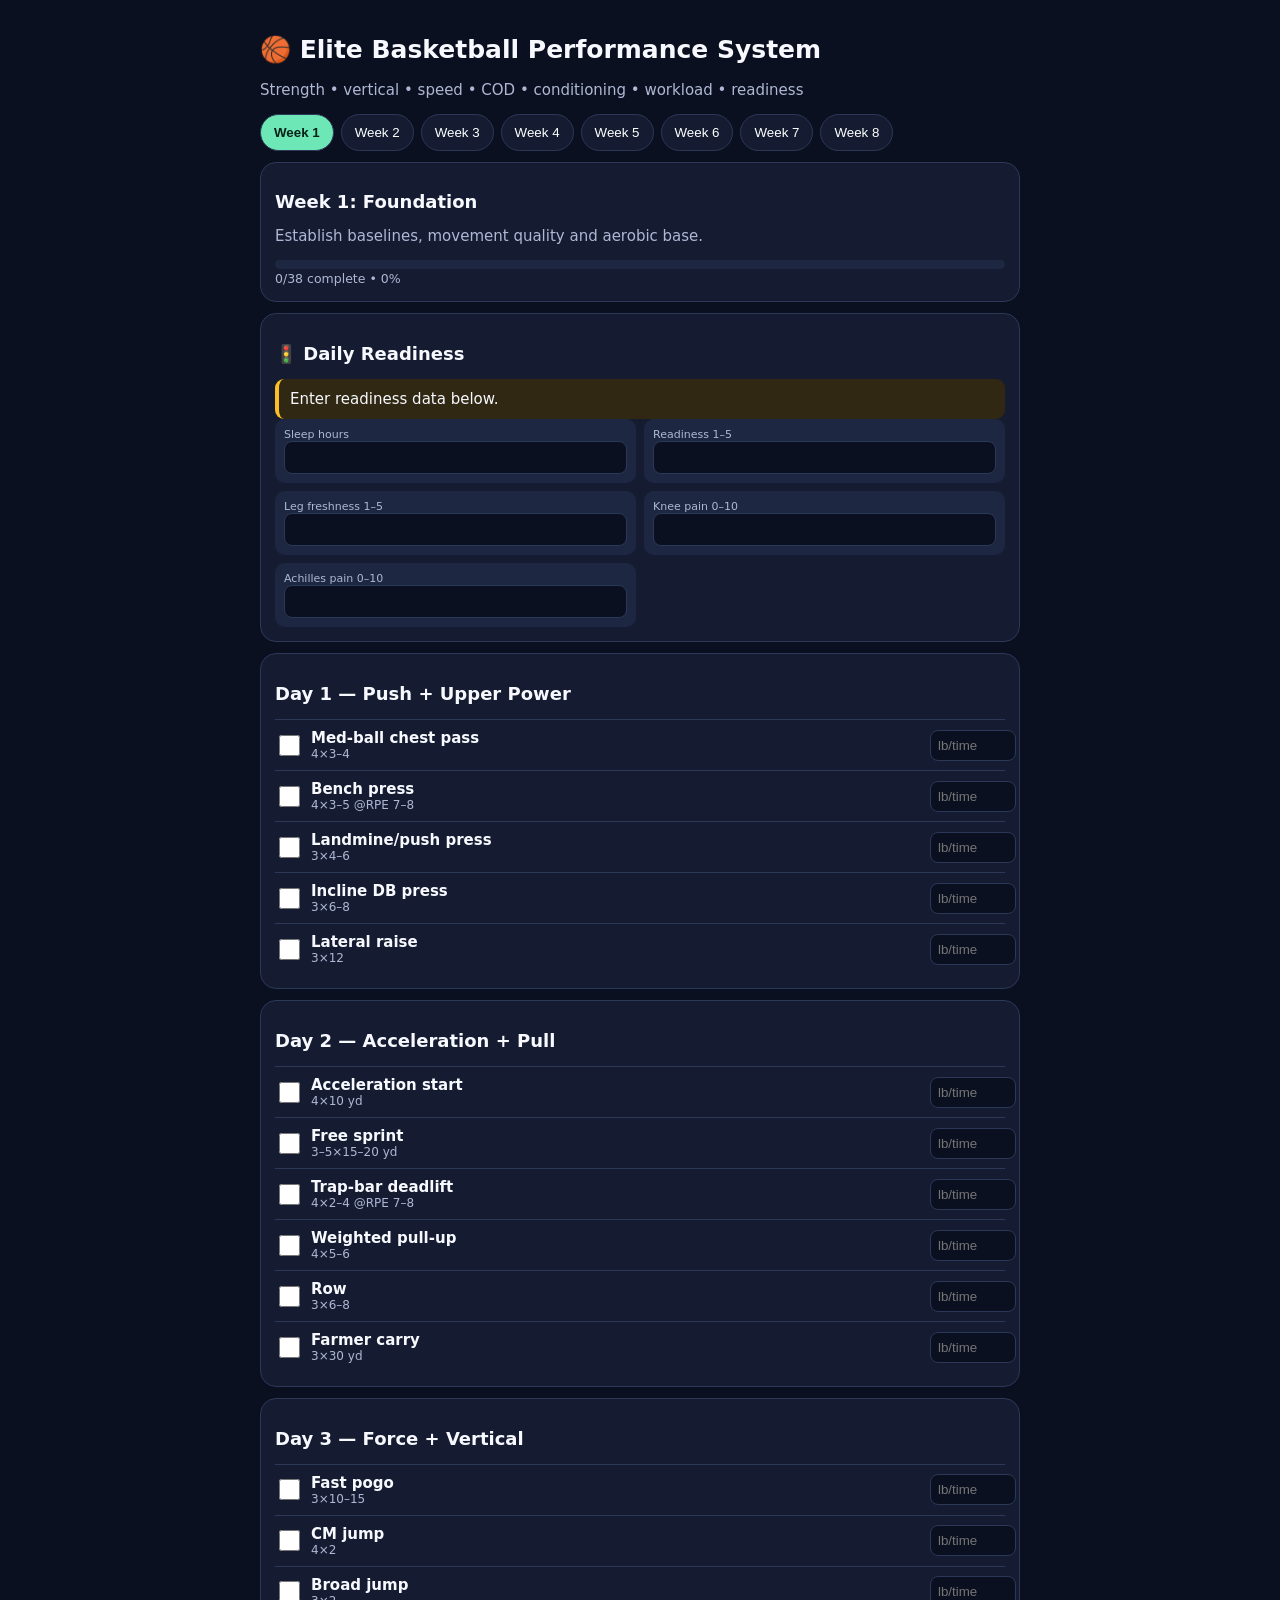
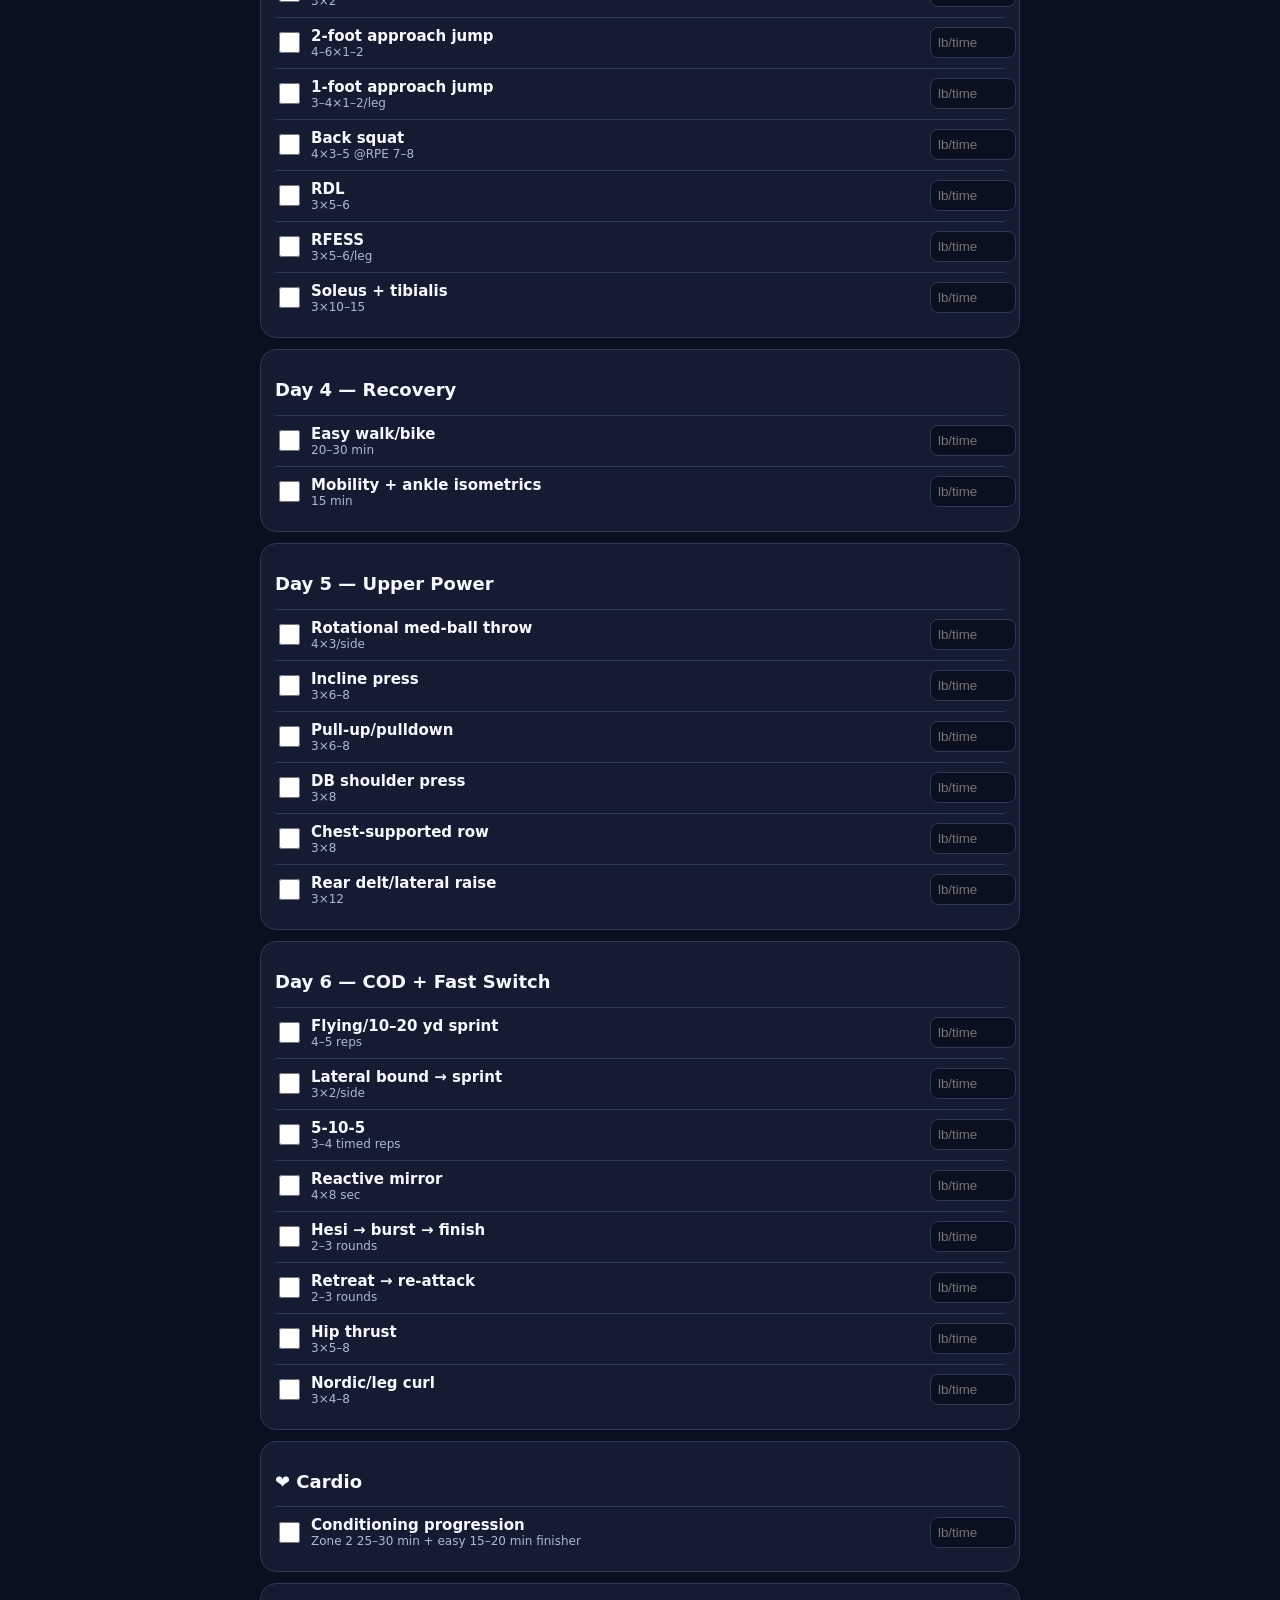
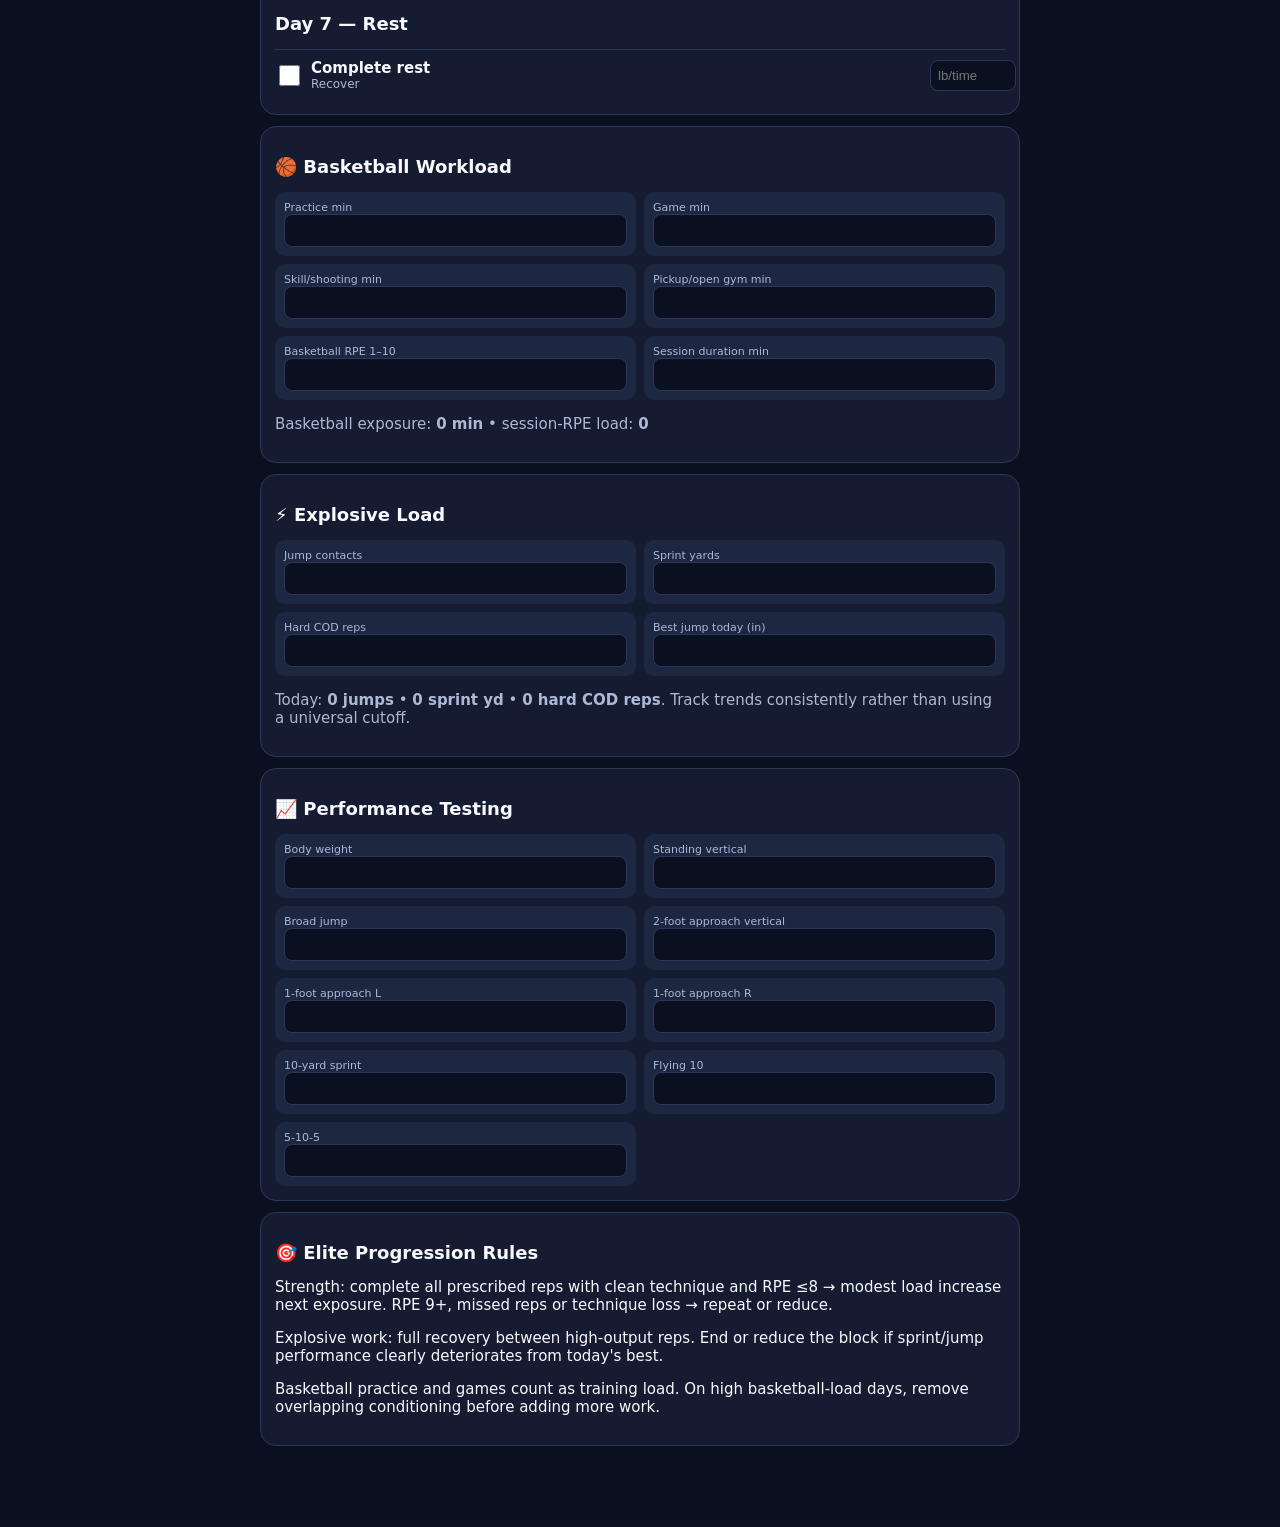
<file: ppl-explosive/elite-system.html>
<!doctype html><meta charset=utf-8><meta name=viewport content="width=device-width,initial-scale=1"><title>Elite Basketball Performance System</title><style>body{margin:0;background:#0b1020;color:#f7f9ff;font:15px system-ui}.w{max-width:760px;margin:auto;padding:18px 14px 70px}.c{background:#151c31;border:1px solid #2c3858;border-radius:16px;padding:14px;margin:11px 0}h1{font-size:25px}h2{font-size:18px}.muted,small{color:#aeb8d4}.weeks{display:flex;gap:7px;overflow:auto}.weeks button{padding:10px 13px;border-radius:99px;border:1px solid #2c3858;background:#151c31;color:white}.weeks .on{background:#6ee7b7;color:#062116;font-weight:800}.g{display:grid;grid-template-columns:1fr 1fr;gap:8px}.m{background:#1d2741;padding:9px;border-radius:10px}.m label{display:block;font-size:11px;color:#aeb8d4}.m input{width:100%;box-sizing:border-box;background:#0b1020;color:white;border:1px solid #2c3858;border-radius:8px;padding:8px}.ex{display:grid;grid-template-columns:28px 1fr 75px;gap:8px;align-items:center;border-top:1px solid #2c3858;padding:9px 0}.ex input[type=checkbox]{width:21px;height:21px}.ex input[type=text]{width:70px;background:#0b1020;color:white;border:1px solid #2c3858;border-radius:8px;padding:7px}.dose{font-size:12px;color:#aeb8d4}.status{padding:11px;border-radius:9px;background:#302812;border-left:4px solid #fbbf24}.bar{height:9px;background:#1d2741;border-radius:9px}.bar i{display:block;height:100%;background:#6ee7b7;border-radius:9px}</style><div class=w><h1>🏀 Elite Basketball Performance System</h1><p class=muted>Strength • vertical • speed • COD • conditioning • workload • readiness</p><div class=weeks id=weeks></div><div class=c><h2 id=phase></h2><p class=muted id=desc></p><div class=bar><i id=bar></i></div><small id=pct></small></div><div class=c><h2>🚦 Daily Readiness</h2><div class=status id=status>Enter readiness data below.</div><div class=g id=readyGrid></div></div><div id=days></div><div class=c><h2>🏀 Basketball Workload</h2><div class=g id=loadGrid></div><p id=loadSum class=muted></p></div><div class=c><h2>⚡ Explosive Load</h2><div class=g id=expGrid></div><p id=expSum class=muted></p></div><div class=c><h2>📈 Performance Testing</h2><div class=g id=testGrid></div></div><div class=c><h2>🎯 Elite Progression Rules</h2><p>Strength: complete all prescribed reps with clean technique and RPE ≤8 → modest load increase next exposure. RPE 9+, missed reps or technique loss → repeat or reduce.</p><p>Explosive work: full recovery between high-output reps. End or reduce the block if sprint/jump performance clearly deteriorates from today's best.</p><p>Basketball practice and games count as training load. On high basketball-load days, remove overlapping conditioning before adding more work.</p></div></div><script>const ph=[['Foundation','Establish baselines, movement quality and aerobic base.'],['Foundation II','Increase output while preserving technique.'],['Power Build','Lower-rep strength, contrast power and basketball intervals.'],['High Output','Highest planned build workload.'],['Deload','Reduce total hard volume about 35–40%.'],['Explosive Conversion','Convert strength to repeatable game-speed power.'],['Peak Power','High quality, lower unnecessary volume.'],['Taper + Test','Reduce fatigue and test performance.']];const base={push:[['Med-ball chest pass','4×3–4'],['Bench press','4×3–5 @RPE 7–8'],['Landmine/push press','3×4–6'],['Incline DB press','3×6–8'],['Lateral raise','3×12']],pull:[['Acceleration start','4×10 yd'],['Free sprint','3–5×15–20 yd'],['Trap-bar deadlift','4×2–4 @RPE 7–8'],['Weighted pull-up','4×5–6'],['Row','3×6–8'],['Farmer carry','3×30 yd']],legs:[['Fast pogo','3×10–15'],['CM jump','4×2'],['Broad jump','3×2'],['2-foot approach jump','4–6×1–2'],['1-foot approach jump','3–4×1–2/leg'],['Back squat','4×3–5 @RPE 7–8'],['RDL','3×5–6'],['RFESS','3×5–6/leg'],['Soleus + tibialis','3×10–15']],upper:[['Rotational med-ball throw','4×3/side'],['Incline press','3×6–8'],['Pull-up/pulldown','3×6–8'],['DB shoulder press','3×8'],['Chest-supported row','3×8'],['Rear delt/lateral raise','3×12']],court:[['Flying/10–20 yd sprint','4–5 reps'],['Lateral bound → sprint','3×2/side'],['5-10-5','3–4 timed reps'],['Reactive mirror','4×8 sec'],['Hesi → burst → finish','2–3 rounds'],['Retreat → re-attack','2–3 rounds'],['Hip thrust','3×5–8'],['Nordic/leg curl','3×4–8']]};const cardio={1:'Zone 2 25–30 min + easy 15–20 min finisher',2:'Zone 2 30–35 min + 6×30s tempo/60s easy',3:'Zone 2 25–30 min + 8×15s hard/45s easy',4:'Zone 2 20–25 min + 10×15s hard/45s easy',5:'Easy cardio 15–20 min ×2; no hard intervals',6:'Zone 2 20–25 min + 2×(5×15s/45s)',7:'Zone 2 20 min + 2×(4×15s/45s)',8:'15–20 min easy only; no hard intervals before testing'};function plan(w){let x=JSON.parse(JSON.stringify(base));if(w>=3){x.pull[0]=['Resisted sprint','3–4×10 yd'];x.pull[1]=['Free sprint','4×15 yd @95–100%'];x.legs.splice(2,0,['Squat → max jump','3–4 rounds: 3 reps → 2 jumps'])}if(w==4||w==7)x.legs[0]=['Low depth jump','4×2'];if(w==5)Object.keys(x).forEach(k=>x[k]=x[k].slice(0,Math.ceil(x[k].length*.6)));if(w>=6)x.court[0]=['Flying 10','4–5 timed reps'];if(w==8)return [['Day 1 — Primer',[['Med-ball chest pass','3×2'],['Bench','3×3 @RPE 6–7']]],['Day 2 — Speed Primer',[['10 yd start','3 reps @90–95%'],['15 yd sprint','2 reps @95%']]],['Day 3 — Jump Primer',[['Pogo','2×8'],['CM jump','3×1'],['Approach jump','3×1']]],['Day 4 — Recovery',[['Walk + mobility','20–30 min']]],['Day 5 — TEST',[['Standing vertical','3 attempts'],['Broad jump','3 attempts'],['2-foot approach vertical','3 attempts'],['1-foot approach L/R','3 each'],['10-yard sprint','3 timed'],['Flying 10','3 timed'],['5-10-5','3 timed']]],['Day 6 — Light Basketball',[['Form shooting/handling','30–40 min easy']]],['Day 7 — Rest',[['Complete rest','Recover']]]];return [['Day 1 — Push + Upper Power',x.push],['Day 2 — Acceleration + Pull',x.pull],['Day 3 — Force + Vertical',x.legs],['Day 4 — Recovery',[['Easy walk/bike','20–30 min'],['Mobility + ankle isometrics','15 min']]],['Day 5 — Upper Power',x.upper],['Day 6 — COD + Fast Switch',x.court],['❤️ Cardio',[['Conditioning progression',cardio[w]]]],['Day 7 — Rest',[['Complete rest','Recover']]]]}let w=+(localStorage.getItem('epsW')||1),K=x=>'eps_'+w+'_'+x;const ready=[['sleep','Sleep hours'],['ready','Readiness 1–5'],['fresh','Leg freshness 1–5'],['knee','Knee pain 0–10'],['ach','Achilles pain 0–10']];const loads=[['practice','Practice min'],['game','Game min'],['skill','Skill/shooting min'],['pickup','Pickup/open gym min'],['rpe','Basketball RPE 1–10'],['dur','Session duration min']];const exp=[['jumps','Jump contacts'],['yards','Sprint yards'],['cod','Hard COD reps'],['best','Best jump today (in)']];const tests=[['weight','Body weight'],['sv','Standing vertical'],['broad','Broad jump'],['av','2-foot approach vertical'],['left','1-foot approach L'],['right','1-foot approach R'],['ten','10-yard sprint'],['fly','Flying 10'],['shuttle','5-10-5']];function fields(a,id){let e=document.getElementById(id);e.innerHTML='';a.forEach(v=>{let d=document.createElement('div');d.className='m';d.innerHTML='<label>'+v[1]+'</label><input type=number step=.01 data-k='+v[0]+'>';let i=d.children[1];i.value=localStorage.getItem(K(id+v[0]))||'';i.oninput=()=>{localStorage.setItem(K(id+v[0]),i.value);calc()};e.appendChild(d)})}function val(id,k){let e=document.querySelector('#'+id+' [data-k='+k+']');return e&&e.value?+e.value:0}function calc(){let r=val('readyGrid','ready'),f=val('readyGrid','fresh'),s=val('readyGrid','sleep'),k=val('readyGrid','knee'),a=val('readyGrid','ach'),st='GREEN',m='Full planned session. Preserve full recovery for speed and jumps.';if((r&&r<=2)||(f&&f<=2)||k>=5||a>=5){st='RED';m='No maximal sprint/jump work. Recovery/mobility today; meaningful or persistent pain warrants qualified medical evaluation.'}else if((r&&r==3)||(f&&f==3)||(s&&s<7)||k>=3||a>=3){st='YELLOW';m='Reduce jump/sprint volume ~20–30%, skip extra conditioning and avoid grinding lifts.'}status.innerHTML='<b>'+st+'</b> — '+m;let min=val('loadGrid','practice')+val('loadGrid','game')+val('loadGrid','skill')+val('loadGrid','pickup'),tl=val('loadGrid','rpe')*val('loadGrid','dur');loadSum.innerHTML='Basketball exposure: <b>'+min+' min</b> • session-RPE load: <b>'+tl+'</b>';expSum.innerHTML='Today: <b>'+val('expGrid','jumps')+' jumps</b> • <b>'+val('expGrid','yards')+' sprint yd</b> • <b>'+val('expGrid','cod')+' hard COD reps</b>. Track trends consistently rather than using a universal cutoff.'}function render(){weeks.innerHTML='';for(let i=1;i<=8;i++){let b=document.createElement('button');b.textContent='Week '+i;b.className=i==w?'on':'';b.onclick=()=>{w=i;localStorage.setItem('epsW',i);render()};weeks.appendChild(b)}phase.textContent='Week '+w+': '+ph[w-1][0];desc.textContent=ph[w-1][1];days.innerHTML='';plan(w).forEach((d,di)=>{let c=document.createElement('div');c.className='c';c.innerHTML='<h2>'+d[0]+'</h2>';d[1].forEach((e,ei)=>{let q=di+'_'+ei,r=document.createElement('div');r.className='ex';r.innerHTML='<input type=checkbox '+(localStorage.getItem(K(q))=='1'?'checked':'')+'><div><b>'+e[0]+'</b><div class=dose>'+e[1]+'</div></div><input type=text placeholder="lb/time" value="'+(localStorage.getItem(K(q+'v'))||'')+'">';r.children[0].onchange=x=>{localStorage.setItem(K(q),x.target.checked?'1':'0');progress()};r.children[2].oninput=x=>localStorage.setItem(K(q+'v'),x.target.value);c.appendChild(r)});days.appendChild(c)});fields(ready,'readyGrid');fields(loads,'loadGrid');fields(exp,'expGrid');fields(tests,'testGrid');progress();calc()}function progress(){let a=[...document.querySelectorAll('.ex input[type=checkbox]')],n=a.filter(x=>x.checked).length,p=a.length?Math.round(n/a.length*100):0;bar.style.width=p+'%';pct.textContent=n+'/'+a.length+' complete • '+p+'%'}render()</script>
</file>
<file: app.css>
:root{
  --bg:#0b0f14;--text:#e7eef8;--muted:rgba(231,238,248,.72);
  --brand:#2b7cff;--accent:#ff8a00;--ok:#2ecc71;--warn:#ffcf33;--bad:#ff4d4d;
  --border:rgba(231,238,248,.12);--shadow:0 12px 32px rgba(0,0,0,.45);--r20:20px;
}
*{box-sizing:border-box}
html,body{height:100%}
body{
  margin:0;color:var(--text);
  background:radial-gradient(1200px 700px at 20% 0%, rgba(43,124,255,.22), transparent 60%),
             radial-gradient(1000px 600px at 90% 10%, rgba(255,138,0,.12), transparent 55%),
             var(--bg);
  font-family:system-ui,-apple-system,Segoe UI,Roboto,"Open Sans",Arial,sans-serif;
  line-height:1.25;
}
.topbar{position:sticky;top:0;z-index:20;background:rgba(11,15,20,.78);backdrop-filter:blur(10px);border-bottom:1px solid var(--border);}
.brand{display:flex;align-items:center;gap:12px;padding:12px 16px}
.brand img{width:34px;height:34px;border-radius:12px}
.brandTitle{font-weight:950;letter-spacing:.2px}
.chip{font-size:12px;color:var(--muted);border:1px solid var(--border);padding:5px 10px;border-radius:999px}
.nav{display:flex;gap:8px;flex-wrap:wrap;padding:0 16px 14px 16px}
.nav button{border:1px solid var(--border);background:rgba(17,24,38,.65);color:var(--text);padding:10px 12px;border-radius:14px;font-weight:850;cursor:pointer}
.nav button.active{border-color:rgba(43,124,255,.55);box-shadow:0 0 0 3px rgba(43,124,255,.14)}
.container{max-width:1220px;margin:0 auto;padding:16px}
.grid{display:grid;grid-template-columns:440px 1fr;gap:14px}
@media (max-width:1020px){.grid{grid-template-columns:1fr}}
.card{background:rgba(17,24,38,.78);border:1px solid var(--border);border-radius:var(--r20);box-shadow:var(--shadow);padding:14px}
.card h2{margin:0 0 10px 0;font-size:16px}
.row{display:flex;gap:10px;flex-wrap:wrap}
.field{display:flex;flex-direction:column;gap:6px;min-width:170px;flex:1}
label{font-size:12px;color:var(--muted);font-weight:850}
input,select,textarea{
  background:rgba(8,12,18,.65);border:1px solid var(--border);color:var(--text);
  padding:10px 10px;border-radius:14px;outline:none;
}
textarea{min-height:74px;resize:vertical}
input:focus,select:focus,textarea:focus{border-color:rgba(43,124,255,.6);box-shadow:0 0 0 3px rgba(43,124,255,.14)}
.btnRow{display:flex;gap:10px;flex-wrap:wrap;margin-top:10px}
.btn{border:1px solid rgba(43,124,255,.55);background:rgba(43,124,255,.18);color:var(--text);padding:10px 12px;border-radius:14px;font-weight:950;cursor:pointer}
.btn.secondary{border-color:var(--border);background:rgba(231,238,248,.06)}
.btn.ok{border-color:rgba(46,204,113,.55);background:rgba(46,204,113,.10)}
.small{font-size:12px;color:var(--muted)}
.pill{font-size:12px;border:1px solid var(--border);padding:4px 9px;border-radius:999px;color:var(--muted)}
.pill.ok{border-color:rgba(46,204,113,.35); color:rgba(46,204,113,.9)}
.pill.warn{border-color:rgba(255,207,51,.35); color:rgba(255,207,51,.95)}
.pill.bad{border-color:rgba(255,77,77,.35); color:rgba(255,77,77,.95)}
.wcard{border:1px solid var(--border);border-radius:var(--r20);padding:12px;background:rgba(15,23,36,.72)}
.whead{display:flex;justify-content:space-between;align-items:center;gap:10px}
.wtitle{font-weight:950}
.badge{font-size:12px;border:1px solid var(--border);padding:4px 9px;border-radius:999px;color:var(--muted)}
.wlist{margin-top:10px;display:grid;gap:8px}
.witem{display:flex;gap:10px;align-items:flex-start}
.witem input{margin-top:2px;width:18px;height:18px}
.wtext{flex:1}
.sectionGrid{display:grid;gap:12px}
.table{width:100%;border-collapse:separate;border-spacing:0 8px}
.table th{text-align:left;font-size:12px;color:var(--muted);font-weight:850;padding:0 8px}
.table td{padding:10px 8px;background:rgba(8,12,18,.55);border:1px solid var(--border)}
.table td:first-child{border-radius:12px 0 0 12px}
.table td:last-child{border-radius:0 12px 12px 0}
.table input{width:100%;padding:8px 8px;border-radius:10px}
canvas{width:100%;height:220px;border-radius:16px;border:1px solid var(--border);background:rgba(8,12,18,.35)}
.sliderRow{display:flex;align-items:center;gap:10px}
.sliderRow input[type="range"]{flex:1}
.sliderNum{min-width:34px;text-align:right;font-weight:900;color:rgba(231,238,248,.9)}
.modalBack{position:fixed; inset:0; z-index:100001; background:rgba(0,0,0,.65); display:flex; align-items:center; justify-content:center; padding:14px}
.modal{width:min(720px, 100%); background:rgba(17,24,38,.95); border:1px solid var(--border); border-radius:22px; box-shadow: var(--shadow); padding:14px}
.hr{height:1px;background:var(--border);margin:10px 0}
#splash{position:fixed;inset:0;z-index:100000;display:flex;align-items:center;justify-content:center;background:#000}
#splash.hidden{display:none!important}
#splashCard{text-align:center}
#splashCard img{width:240px;height:auto;display:block;margin:0 auto 12px auto}
@media print{
  .topbar,.nav,.btnRow,.hidePrint,#onboard{display:none!important}
  body{background:#fff;color:#111}
  .card,.wcard{box-shadow:none;border-color:#ddd;background:#fff}
}
</file>
